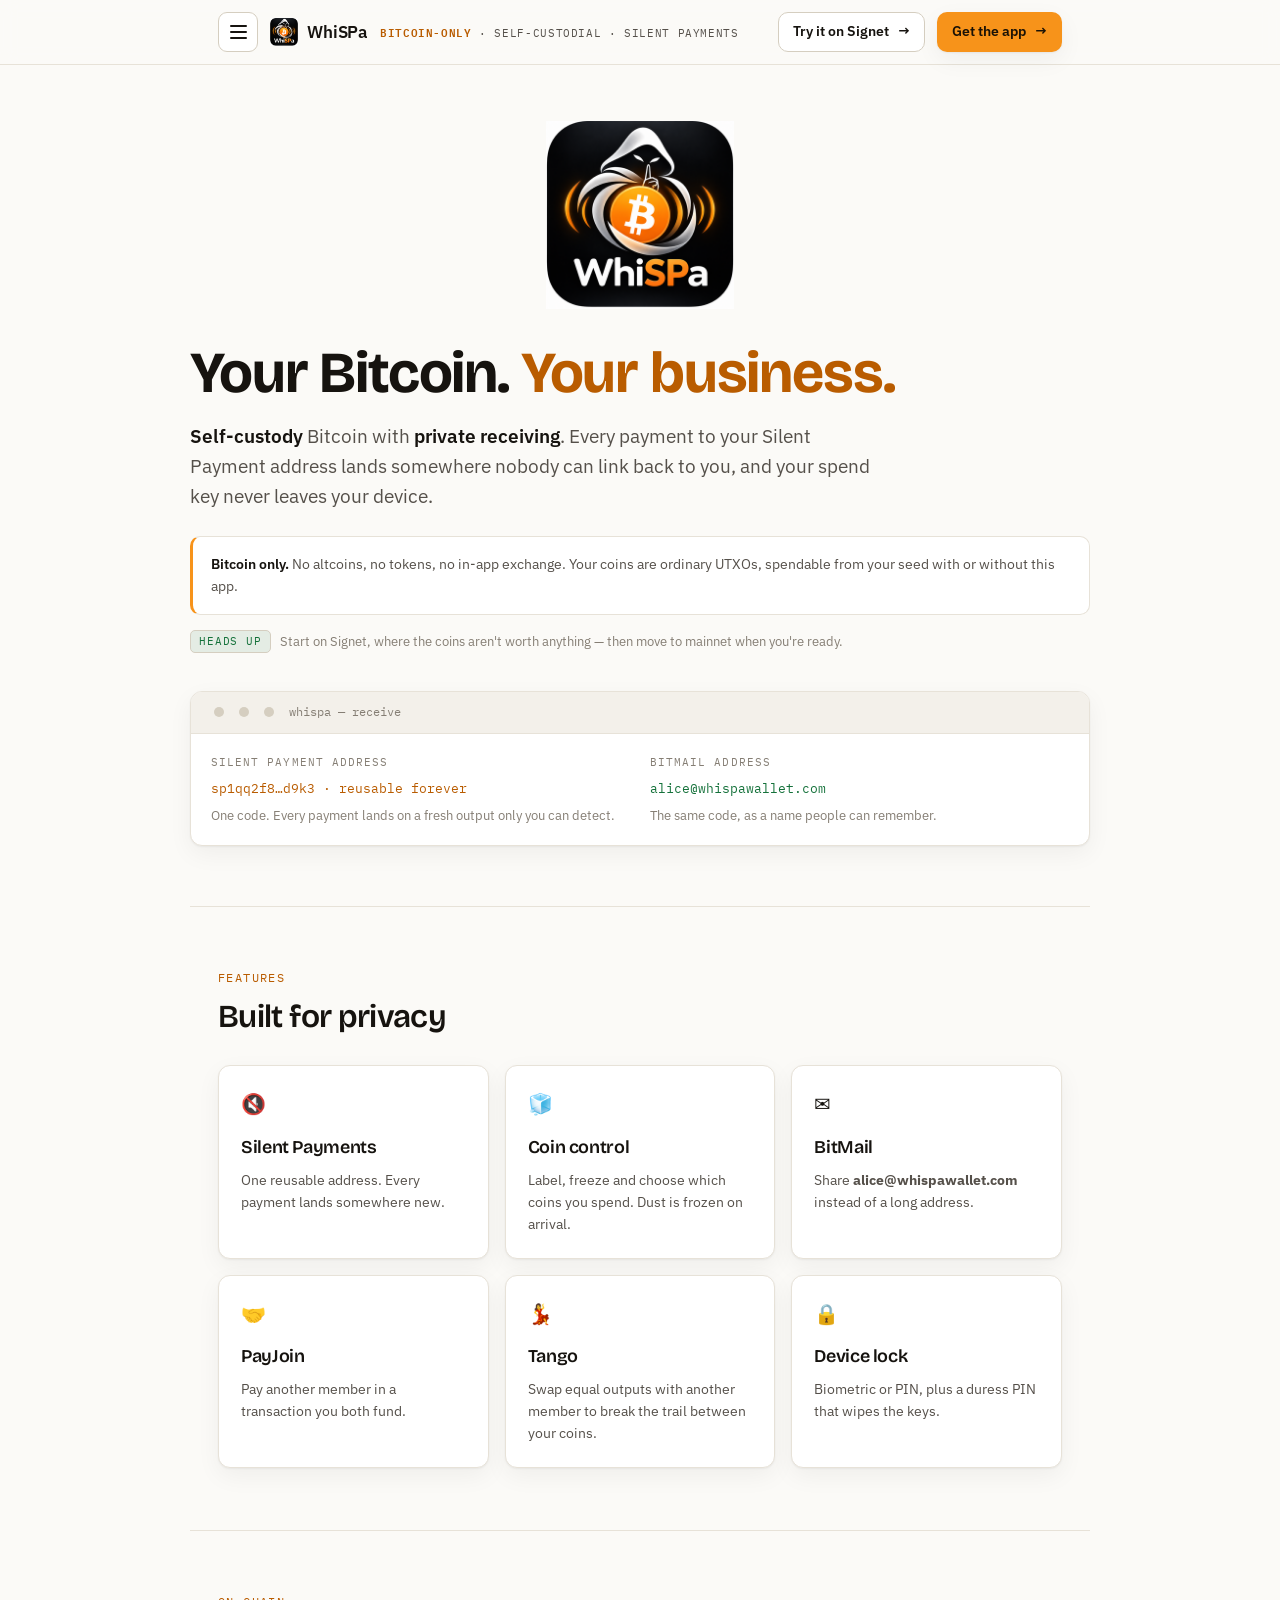
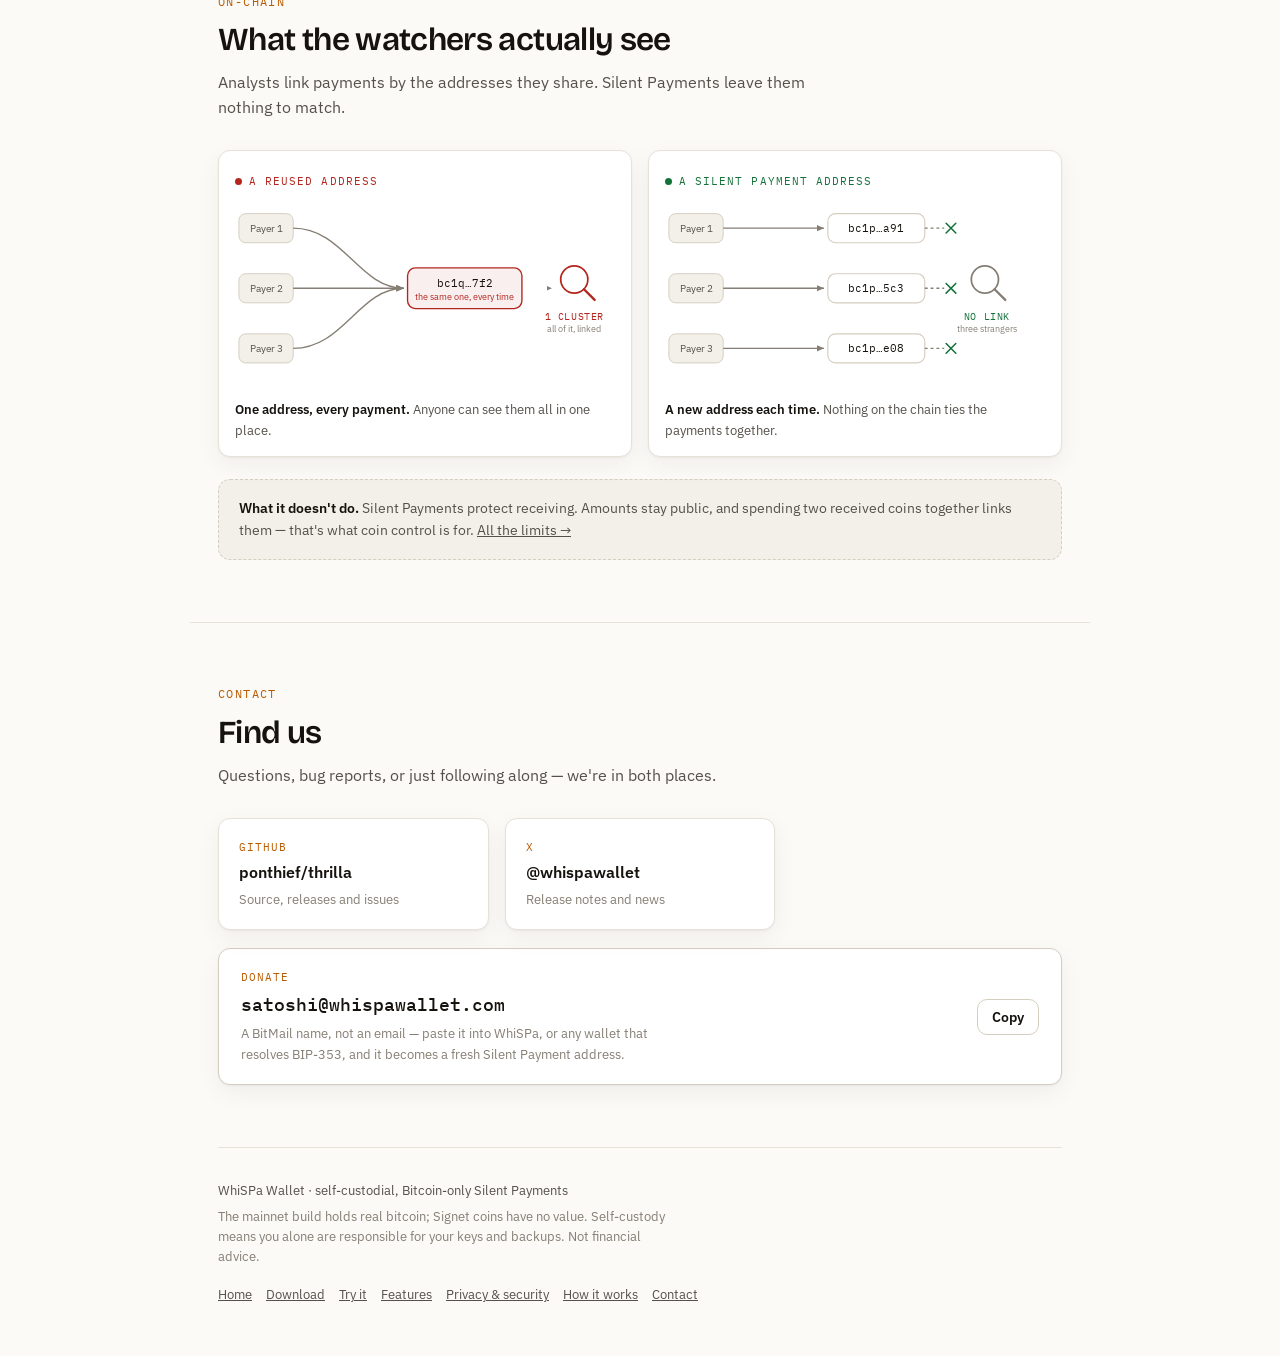
<file: index.html>
<!DOCTYPE html>
<html lang="en">
<head>
<meta charset="UTF-8">
<meta name="viewport" content="width=device-width, initial-scale=1.0">
<title>WhiSPa Wallet — Bitcoin that doesn't announce itself</title>
<meta name="description" content="WhiSPa Wallet is a self-custodial, Bitcoin-only wallet built on Silent Payments: publish one address forever, and every payment still lands somewhere nobody can link to you.">
<link rel="icon" type="image/png" href="whispa-mark.png">
<link rel="apple-touch-icon" href="whispa-icon-180.png">
<meta property="og:title" content="WhiSPa Wallet — Bitcoin that doesn't announce itself">
<meta property="og:description" content="WhiSPa Wallet is a self-custodial, Bitcoin-only wallet built on Silent Payments: publish one address forever, and every payment still lands somewhere nobody can link to you.">
<meta property="og:image" content="whispa-og.png">
<meta property="og:type" content="website">
<link rel="preconnect" href="https://fonts.googleapis.com">
<link rel="preconnect" href="https://fonts.gstatic.com" crossorigin>
<link href="https://fonts.googleapis.com/css2?family=Bricolage+Grotesque:opsz,wdth,wght@12..96,75..100,400..800&family=IBM+Plex+Mono:wght@400;500&family=IBM+Plex+Sans:wght@400;500;600&display=swap" rel="stylesheet">
<!-- ?v= is a cache buster: styles.css is served with max-age=14400 and cached at
     the CDN edge, so BUMP THIS NUMBER whenever styles.css changes or the new
     styles will not reach visitors for up to four hours. -->
<link rel="stylesheet" href="styles.css?v=12">
</head>
<body>

<header class="topbar">
  <div class="bar">
    <details class="menu" id="menu">
      <summary aria-label="Menu" title="Menu"><span class="burger" aria-hidden="true"></span></summary>
      <div class="drawer-backdrop"></div>
      <nav class="drawer" aria-label="Site">
        <div class="drawer-head">
          <span>WhiSPa Wallet</span>
          <button type="button" class="drawer-close" aria-label="Close menu">✕</button>
        </div>
        <a href="index.html" aria-current="page">Home</a>
        <a href="download.html">Download</a>
        <a href="try.html">Try it</a>
        <a href="features.html">Features</a>
        <a href="privacy.html">Privacy &amp; security</a>
        <a href="how-it-works.html">How it works</a>
        <div class="menu-sep"></div>
        <a href="index.html#contact">Contact</a>
      </nav>
    </details>
    <a class="brand" href="index.html"><img src="whispa-mark.png" alt=""> WhiSPa</a>
    <!-- What this is, in the bar. The old "₿ Bitcoin only" badge said what the
         wallet excludes; a visitor who has never heard of Silent Payments needs
         to be told what it IS. Sheds right-to-left as the bar narrows. -->
    <span class="kind"><b>Bitcoin-only</b><span class="kind-mid"> · self-custodial</span><span class="kind-long"> · Silent Payments</span></span>
    <div class="spacer"></div>
    <a class="btn btn-ghost btn-sm btn-try" href="try.html"><span>Try it<span class="btn-try-long"> on Signet</span></span> <span class="arrow">→</span></a>
    <a class="btn btn-primary btn-sm" href="download.html">Get the app <span class="arrow">→</span></a>
  </div>
</header>

<header class="hero wrap">
  <img class="hero-mascot" src="whispa-hero.png"
       alt="WhiSPa Wallet — a hooded figure signalling for quiet, holding a Bitcoin coin">
  <!-- The eyebrow said "Bitcoin only · Self-custodial · Silent Payments". The
       top bar now says exactly that, a couple of centimetres above, so it read
       as a stutter rather than emphasis. The hero goes straight to the
       headline; .eyebrow stays in styles.css, unused here but still available
       to a page that needs a kicker. -->
  <h1>Your Bitcoin. <em>Your business.</em></h1>
  <p class="lead"><strong>Self-custody</strong> Bitcoin with <strong>private receiving</strong>. Every payment to your Silent Payment address lands somewhere nobody can link back to you, and your spend key never leaves your device.</p>

  <div class="btc-note">
    <strong>Bitcoin only.</strong> No altcoins, no tokens, no in-app exchange. Your coins are ordinary UTXOs, spendable from your seed with or without this app.
  </div>

  <div class="note"><span class="badge">Heads up</span> Start on Signet, where the coins aren't worth anything — then move to mainnet when you're ready.</div>

  <div class="demo">
    <div class="demo-bar"><span class="d"></span><span class="d"></span><span class="d"></span><span>whispa — receive</span></div>
    <div class="demo-body">
      <div class="demo-cell">
        <div class="k">Silent Payment address</div>
        <div class="v addr">sp1qq2f8…d9k3 · reusable forever</div>
        <div class="meta">One code. Every payment lands on a fresh output only you can detect.</div>
      </div>
      <div class="demo-cell">
        <div class="k">BitMail address</div>
        <div class="v mail">alice@whispawallet.com</div>
        <div class="meta">The same code, as a name people can remember.</div>
      </div>
    </div>
  </div>
</header>

<section class="wrap" id="features">
  <div class="sec-head">
    <div class="sec-tag">Features</div>
    <div class="sec-title">Built for privacy</div>
  </div>
  <div class="grid">
    <div class="card">
      <span class="icon">🔇</span>
      <h3>Silent Payments</h3>
      <p>One reusable address. Every payment lands somewhere new.</p>
    </div>
    <div class="card">
      <span class="icon">🧊</span>
      <h3>Coin control</h3>
      <p>Label, freeze and choose which coins you spend. Dust is frozen on arrival.</p>
    </div>
    <div class="card">
      <span class="icon">✉️</span>
      <h3>BitMail</h3>
      <p>Share <strong>alice@whispawallet.com</strong> instead of a long address.</p>
    </div>
    <div class="card">
      <span class="icon">🤝</span>
      <h3>PayJoin</h3>
      <p>Pay another member in a transaction you both fund.</p>
    </div>
    <div class="card">
      <span class="icon">💃</span>
      <h3>Tango</h3>
      <p>Swap equal outputs with another member to break the trail between your coins.</p>
    </div>
    <div class="card">
      <span class="icon">🔒</span>
      <h3>Device lock</h3>
      <p>Biometric or PIN, plus a duress PIN that wipes the keys.</p>
    </div>
  </div>
</section>

<section class="wrap" id="onchain">
  <div class="sec-head">
    <div class="sec-tag">On-chain</div>
    <div class="sec-title">What the watchers actually see</div>
    <p class="sec-sub">Analysts link payments by the addresses they share. Silent Payments leave them nothing to match.</p>
  </div>

  <!-- Hand-drawn inline SVG rather than an image file: it scales to any width,
       needs no extra request, and inherits the palette below via var(), so it
       cannot drift out of step with the rest of the site. Marker ids are
       suffixed per figure — two <svg> in one document must not share them. -->
  <div class="chainfig-pair">
    <figure class="chainfig">
      <div class="cf-head cf-head-bad">A reused address</div>
      <svg viewBox="0 0 392 190" role="img"
           aria-label="Three payers all send to the same reused Bitcoin address. The three payments converge on one point, and a magnifying glass labelled 1 cluster reaches it along an unbroken line: chain analysis has the shared address it needs to link everything.">
        <defs>
          <marker id="cf-arrow-bad" viewBox="0 0 10 10" refX="9" refY="5"
                  markerWidth="6" markerHeight="6" orient="auto-start-reverse">
            <path d="M0 1 L9 5 L0 9 z" fill="var(--faint)"/>
          </marker>
        </defs>
        <g class="cf-payer">
          <rect x="4"  y="12"  width="56" height="30" rx="7"/>
          <rect x="4"  y="74"  width="56" height="30" rx="7"/>
          <rect x="4"  y="136" width="56" height="30" rx="7"/>
        </g>
        <g class="cf-label" text-anchor="middle">
          <text x="32" y="31">Payer 1</text>
          <text x="32" y="93">Payer 2</text>
          <text x="32" y="155">Payer 3</text>
        </g>
        <g class="cf-wire" marker-end="url(#cf-arrow-bad)">
          <path d="M60 27 C 112 27, 128 89, 174 89"/>
          <path d="M60 89 L 174 89"/>
          <path d="M60 151 C 112 151, 128 89, 174 89"/>
        </g>
        <rect class="cf-box-bad" x="178" y="68" width="118" height="42" rx="8"/>
        <text class="cf-addr" x="237" y="88" text-anchor="middle">bc1q…7f2</text>
        <text class="cf-sub cf-sub-bad" x="237" y="101" text-anchor="middle">the same one, every time</text>

        <!-- The observer. One unbroken line: the reused address is the handle
             clustering needs, and it reaches. -->
        <path class="cf-see cf-see-bad" d="M296 89 L 327 89" marker-end="url(#cf-arrow-bad)"/>
        <g class="cf-lens cf-lens-bad">
          <circle cx="350" cy="80" r="14"/>
          <path d="M360 90 L 371 101"/>
        </g>
        <text class="cf-verdict cf-verdict-bad" x="350" y="122" text-anchor="middle">1 cluster</text>
        <text class="cf-sub" x="350" y="134" text-anchor="middle">all of it, linked</text>
      </svg>
      <figcaption><strong>One address, every payment.</strong> Anyone can see them all in one place.</figcaption>
    </figure>

    <figure class="chainfig">
      <div class="cf-head cf-head-good">A Silent Payment address</div>
      <svg viewBox="0 0 392 190" role="img"
           aria-label="Three payers each derive a different one-off output from the same published Silent Payment address. Three dashed lines run toward a magnifying glass but each is struck through, and it is labelled no link: chain analysis has no shared address to cluster on.">
        <defs>
          <marker id="cf-arrow-good" viewBox="0 0 10 10" refX="9" refY="5"
                  markerWidth="6" markerHeight="6" orient="auto-start-reverse">
            <path d="M0 1 L9 5 L0 9 z" fill="var(--faint)"/>
          </marker>
        </defs>
        <g class="cf-payer">
          <rect x="4"  y="12"  width="56" height="30" rx="7"/>
          <rect x="4"  y="74"  width="56" height="30" rx="7"/>
          <rect x="4"  y="136" width="56" height="30" rx="7"/>
        </g>
        <g class="cf-label" text-anchor="middle">
          <text x="32" y="31">Payer 1</text>
          <text x="32" y="93">Payer 2</text>
          <text x="32" y="155">Payer 3</text>
        </g>
        <g class="cf-wire" marker-end="url(#cf-arrow-good)">
          <path d="M60 27 L 164 27"/>
          <path d="M60 89 L 164 89"/>
          <path d="M60 151 L 164 151"/>
        </g>
        <g class="cf-box-good">
          <rect x="168" y="12"  width="100" height="30" rx="8"/>
          <rect x="168" y="74"  width="100" height="30" rx="8"/>
          <rect x="168" y="136" width="100" height="30" rx="8"/>
        </g>
        <g class="cf-addr" text-anchor="middle">
          <text x="218" y="31">bc1p…a91</text>
          <text x="218" y="93">bc1p…5c3</text>
          <text x="218" y="155">bc1p…e08</text>
        </g>

        <!-- The same observer, given three outputs with nothing in common. The
             lines toward it are dashed and stop short, each struck through:
             there is no shared address to cluster on, so the trail ends. -->
        <g class="cf-see cf-see-good">
          <path d="M268 27  L 288 27"/>
          <path d="M268 89  L 288 89"/>
          <path d="M268 151 L 288 151"/>
        </g>
        <g class="cf-cut">
          <path d="M290 22 L 300 32 M300 22 L 290 32"/>
          <path d="M290 84 L 300 94 M300 84 L 290 94"/>
          <path d="M290 146 L 300 156 M300 146 L 290 156"/>
        </g>
        <g class="cf-lens cf-lens-good">
          <circle cx="330" cy="80" r="14"/>
          <path d="M340 90 L 351 101"/>
        </g>
        <text class="cf-verdict cf-verdict-good" x="332" y="122" text-anchor="middle">no link</text>
        <text class="cf-sub" x="332" y="134" text-anchor="middle">three strangers</text>
      </svg>
      <figcaption><strong>A new address each time.</strong> Nothing on the chain ties the payments together.</figcaption>
    </figure>
  </div>

  <div class="panel-note" style="margin-top:22px">
    <p><strong>What it doesn't do.</strong> Silent Payments protect receiving. Amounts stay public, and spending two received coins together links them — that's what coin control is for. <a href="privacy.html">All the limits →</a></p>
  </div>
</section>

<section class="wrap" id="contact">
  <div class="sec-head">
    <div class="sec-tag">Contact</div>
    <div class="sec-title">Find us</div>
    <p class="sec-sub">Questions, bug reports, or just following along — we're in both places.</p>
  </div>
  <div class="contacts">
    <a class="contact-card" href="https://github.com/ponthief/thrilla" target="_blank" rel="noopener noreferrer">
      <span class="ct-k">GitHub</span>
      <span class="ct-v">ponthief/thrilla</span>
      <span class="ct-m">Source, releases and issues</span>
    </a>
    <a class="contact-card" href="https://x.com/whispawallet" target="_blank" rel="noopener noreferrer">
      <span class="ct-k">X</span>
      <span class="ct-v">@whispawallet</span>
      <span class="ct-m">Release notes and news</span>
    </a>
  </div>

  <div class="donate">
    <div class="dn-text">
      <span class="ct-k">Donate</span>
      <div class="dn-addr" id="donate-addr">satoshi@whispawallet.com</div>
      <span class="ct-m">A BitMail name, not an email — paste it into WhiSPa, or any wallet that resolves BIP&#8209;353, and it becomes a fresh Silent Payment address.</span>
    </div>
  </div>
</section>

<div class="wrap">
  <footer>
    <div>
      <div style="color:var(--dim)">WhiSPa Wallet · self-custodial, Bitcoin-only Silent Payments</div>
      <div class="disclaim">The mainnet build holds real bitcoin; Signet coins have no value. Self-custody means you alone are responsible for your keys and backups. Not financial advice.</div>
    </div>
    <nav>
      <a href="index.html">Home</a>
      <a href="download.html">Download</a>
      <a href="try.html">Try it</a>
      <a href="features.html">Features</a>
      <a href="privacy.html">Privacy &amp; security</a>
      <a href="how-it-works.html">How it works</a>
      <a href="index.html#contact">Contact</a>
    </nav>
  </footer>
</div>

<script>
  // <details> opens the menu by itself; this only closes it again on an outside
  // click or Escape, which a bare <details> won't do.
  (function () {
    var menu = document.getElementById('menu');
    if (!menu) return;
    function close() { menu.open = false; }
    document.addEventListener('click', function (e) {
      if (menu.open && !menu.contains(e.target)) close();
    });
    var backdrop = menu.querySelector('.drawer-backdrop');
    if (backdrop) backdrop.addEventListener('click', close);
    var closeBtn = menu.querySelector('.drawer-close');
    if (closeBtn) closeBtn.addEventListener('click', close);
    document.addEventListener('keydown', function (e) {
      if (e.key === 'Escape' && menu.open) { menu.open = false; menu.querySelector('summary').focus(); }
    });
    menu.querySelectorAll('a').forEach(function (a) {
      a.addEventListener('click', function () { menu.open = false; });
    });
  })();
  // Copy-to-clipboard for the donation address. Registered from script so that
  // with JavaScript off the button simply is not there, rather than sitting
  // inert next to text the reader can select anyway.
  (function () {
    document.querySelectorAll('.donate').forEach(function (panel) {
      var target = panel.querySelector('.dn-addr');
      if (!target) return;
      var btn = document.createElement('button');
      btn.type = 'button';
      btn.className = 'btn btn-ghost btn-sm dn-copy';
      btn.textContent = 'Copy';
      panel.appendChild(btn);
      btn.addEventListener('click', function () {
        var text = target.textContent.trim();
        var done = function () {
          btn.textContent = 'Copied';
          setTimeout(function () { btn.textContent = 'Copy'; }, 1600);
        };
        if (navigator.clipboard && window.isSecureContext) {
          navigator.clipboard.writeText(text).then(done, select);
        } else {
          select();
        }
        function select() {
          var r = document.createRange();
          r.selectNodeContents(target);
          var sel = window.getSelection();
          sel.removeAllRanges(); sel.addRange(r);
          btn.textContent = 'Press \u2318/Ctrl+C';
          setTimeout(function () { btn.textContent = 'Copy'; }, 2200);
        }
      });
    });
  })();
</script>

</body>
</html>
</file>
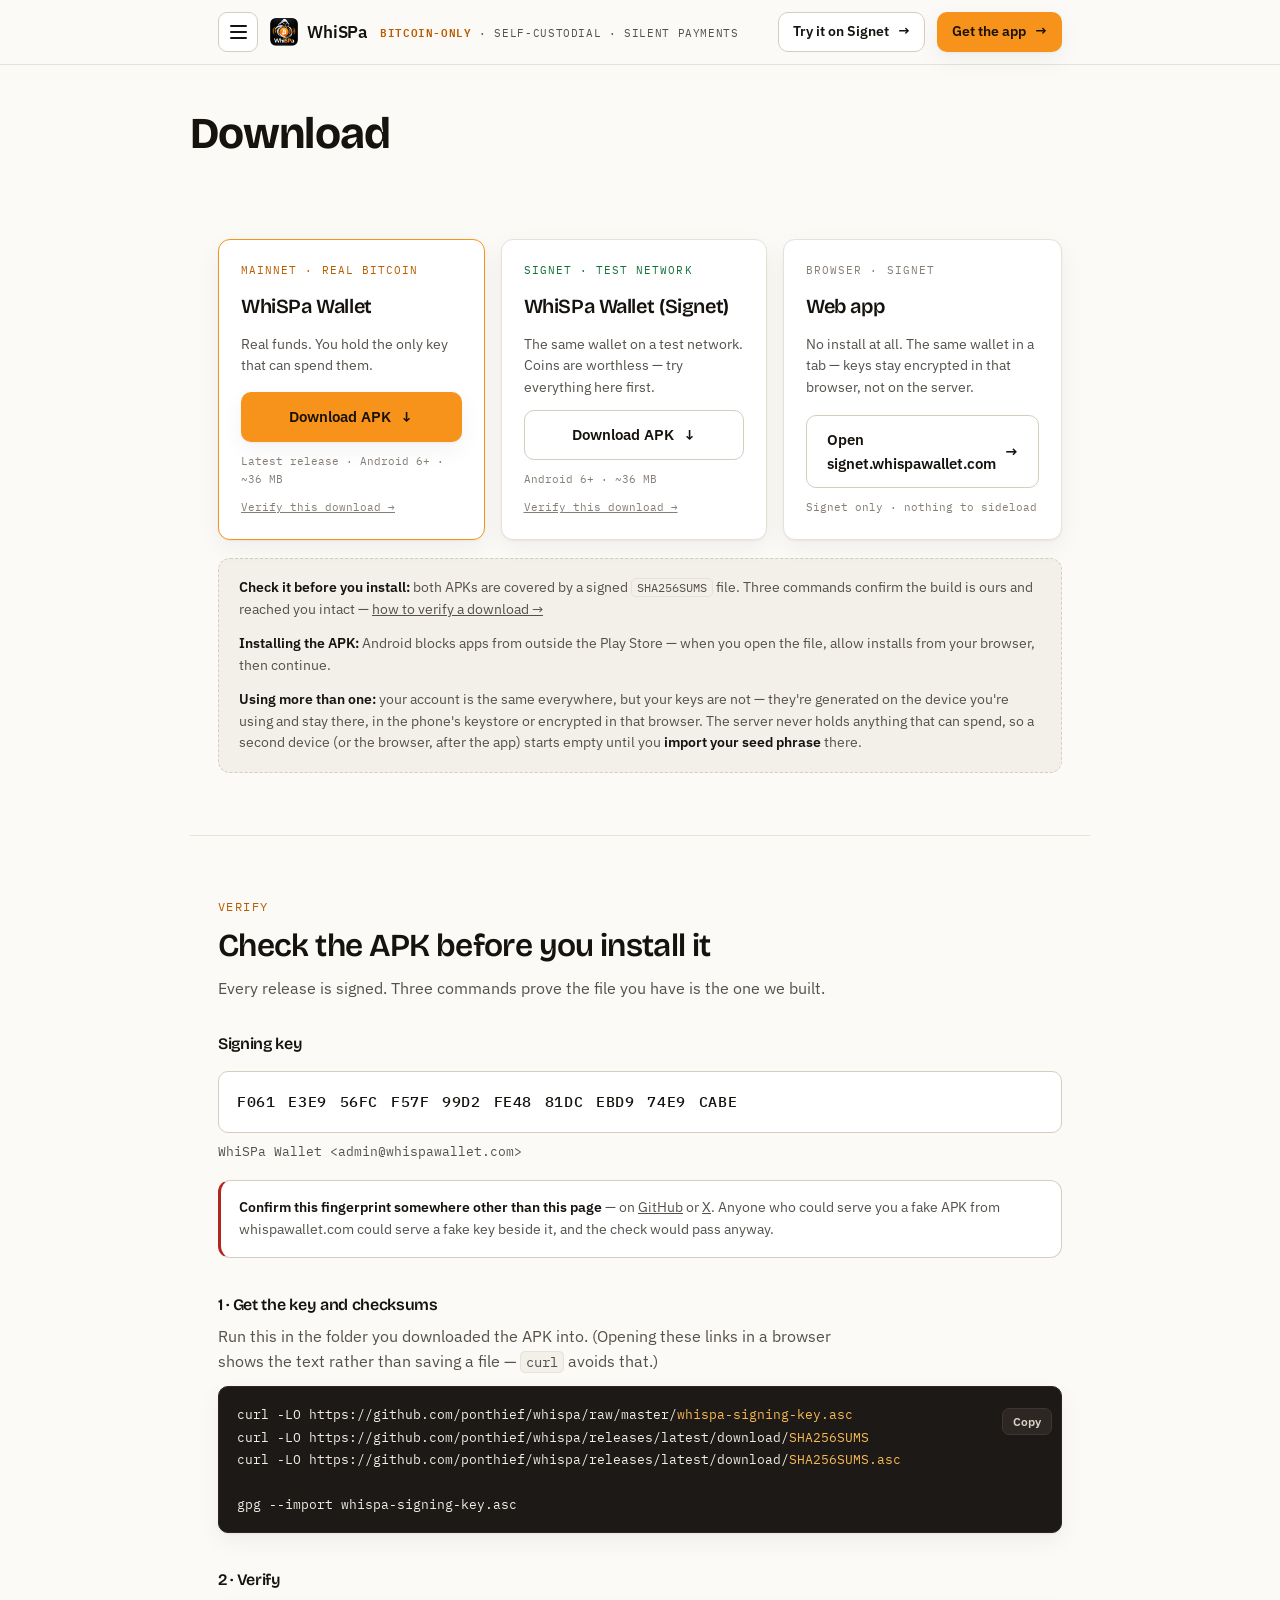
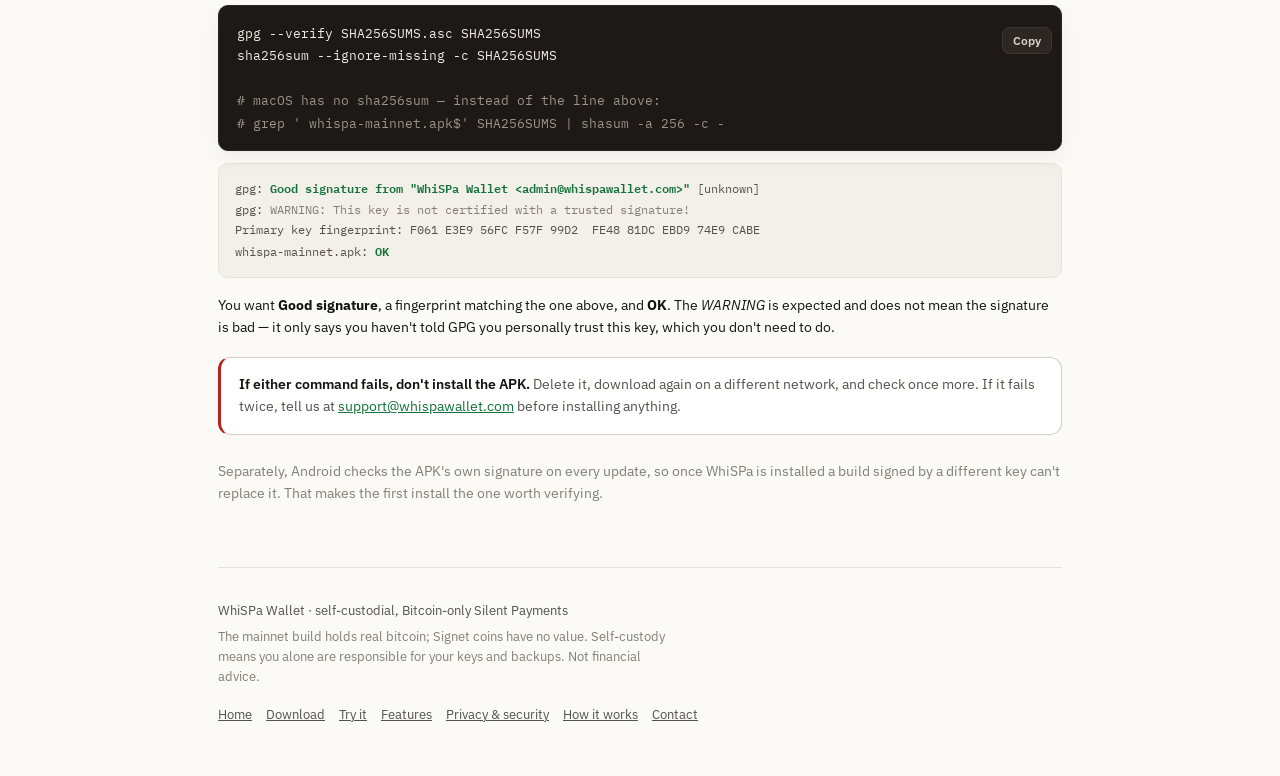
<file: download.html>
<!DOCTYPE html>
<html lang="en">
<head>
<meta charset="UTF-8">
<meta name="viewport" content="width=device-width, initial-scale=1.0">
<title>Download WhiSPa Wallet — Android and web</title>
<meta name="description" content="Download WhiSPa Wallet: mainnet and Signet Android builds, or the Signet web app. Verify the download, then make your first Silent Payment.">
<link rel="icon" type="image/png" href="whispa-mark.png">
<link rel="apple-touch-icon" href="whispa-icon-180.png">
<meta property="og:title" content="Download WhiSPa Wallet — Android and web">
<meta property="og:description" content="Download WhiSPa Wallet: mainnet and Signet Android builds, or the Signet web app. Verify the download, then make your first Silent Payment.">
<meta property="og:image" content="whispa-og.png">
<meta property="og:type" content="website">
<link rel="preconnect" href="https://fonts.googleapis.com">
<link rel="preconnect" href="https://fonts.gstatic.com" crossorigin>
<link href="https://fonts.googleapis.com/css2?family=Bricolage+Grotesque:opsz,wdth,wght@12..96,75..100,400..800&family=IBM+Plex+Mono:wght@400;500&family=IBM+Plex+Sans:wght@400;500;600&display=swap" rel="stylesheet">
<!-- ?v= is a cache buster: styles.css is served with max-age=14400 and cached at
     the CDN edge, so BUMP THIS NUMBER whenever styles.css changes or the new
     styles will not reach visitors for up to four hours. -->
<link rel="stylesheet" href="styles.css?v=12">
</head>
<body>

<header class="topbar">
  <div class="bar">
    <details class="menu" id="menu">
      <summary aria-label="Menu" title="Menu"><span class="burger" aria-hidden="true"></span></summary>
      <div class="drawer-backdrop"></div>
      <nav class="drawer" aria-label="Site">
        <div class="drawer-head">
          <span>WhiSPa Wallet</span>
          <button type="button" class="drawer-close" aria-label="Close menu">✕</button>
        </div>
        <a href="index.html">Home</a>
        <a href="download.html" aria-current="page">Download</a>
        <a href="try.html">Try it</a>
        <a href="features.html">Features</a>
        <a href="privacy.html">Privacy &amp; security</a>
        <a href="how-it-works.html">How it works</a>
        <div class="menu-sep"></div>
        <a href="index.html#contact">Contact</a>
      </nav>
    </details>
    <a class="brand" href="index.html"><img src="whispa-mark.png" alt=""> WhiSPa</a>
    <!-- What this is, in the bar. The old "₿ Bitcoin only" badge said what the
         wallet excludes; a visitor who has never heard of Silent Payments needs
         to be told what it IS. Sheds right-to-left as the bar narrows. -->
    <span class="kind"><b>Bitcoin-only</b><span class="kind-mid"> · self-custodial</span><span class="kind-long"> · Silent Payments</span></span>
    <div class="spacer"></div>
    <a class="btn btn-ghost btn-sm btn-try" href="try.html"><span>Try it<span class="btn-try-long"> on Signet</span></span> <span class="arrow">→</span></a>
    <a class="btn btn-primary btn-sm" href="download.html">Get the app <span class="arrow">→</span></a>
  </div>
</header>

<div class="wrap page-head">
  <h1>Download</h1>
</div>

<section class="wrap" id="builds">
  <div class="dl-grid">
    <div class="dl-card main">
      <div class="dl-net">Mainnet · real bitcoin</div>
      <h3>WhiSPa Wallet</h3>
      <p>Real funds. You hold the only key that can spend them.</p>
      <!-- /releases/latest/download/<name> resolves to the newest release that
           is NOT a prerelease. The CI builds are published as prereleases, so
           they are invisible here and only a signed, versioned release ever
           reaches a user — see scripts/cut-release.sh in the whispa repo.
           These links therefore never need editing again. -->
      <a class="btn btn-primary" href="https://github.com/ponthief/whispa/releases/latest/download/whispa-mainnet.apk">Download APK <span class="arrow">↓</span></a>
      <div class="dl-meta">Latest release · Android 6+ · ~36 MB</div>
      <div class="dl-meta"><a href="#verify">Verify this download →</a></div>
    </div>
    <div class="dl-card test">
      <div class="dl-net">Signet · test network</div>
      <h3>WhiSPa Wallet (Signet)</h3>
      <p>The same wallet on a test network. Coins are worthless — try everything here first.</p>
      <a class="btn btn-ghost" href="https://github.com/ponthief/whispa/releases/latest/download/whispa-signet.apk">Download APK <span class="arrow">↓</span></a>
      <div class="dl-meta">Android 6+ · ~36 MB</div>
      <div class="dl-meta"><a href="#verify">Verify this download →</a></div>
    </div>
    <div class="dl-card web">
      <div class="dl-net">Browser · Signet</div>
      <h3>Web app</h3>
      <p>No install at all. The same wallet in a tab — keys stay encrypted in that browser, not on the server.</p>
      <a class="btn btn-ghost" href="https://signet.whispawallet.com"><span class="dl-host">Open signet.whispawallet.com</span><span class="dl-host-short">Open the web app</span> <span class="arrow">→</span></a>
      <div class="dl-meta">Signet only · nothing to sideload</div>
    </div>
  </div>

  <div class="panel-note">
    <p><strong>Check it before you install:</strong> both APKs are covered by a signed <code>SHA256SUMS</code> file. Three commands confirm the build is ours and reached you intact — <a href="#verify">how to verify a download →</a></p>
    <p><strong>Installing the APK:</strong> Android blocks apps from outside the Play Store — when you open the file, allow installs from your browser, then continue.</p>
    <p><strong>Using more than one:</strong> your account is the same everywhere, but your keys are not — they're generated on the device you're using and stay there, in the phone's keystore or encrypted in that browser. The server never holds anything that can spend, so a second device (or the browser, after the app) starts empty until you <strong>import your seed phrase</strong> there.</p>
  </div>
</section>

<section class="wrap" id="verify">
  <div class="sec-head">
    <div class="sec-tag">Verify</div>
    <div class="sec-title">Check the APK before you install it</div>
    <p class="sec-sub">Every release is signed. Three commands prove the file you have is the one we built.</p>
  </div>

  <h3 style="font-size:16px;font-weight:600">Signing key</h3>
  <!-- The fingerprint appears exactly once on this site. When the key is
       rotated, this line is the only one to change. -->
  <div class="fp" id="fp">F061 E3E9 56FC F57F 99D2  FE48 81DC EBD9 74E9 CABE</div>
  <p style="font-size:13px;margin-top:8px;font-family:var(--mono);color:var(--dim)">WhiSPa Wallet &lt;<span class="mailtxt" data-user="admin" data-domain="whispawallet.com"></span>&gt;</p>
  <!-- The line above and the sample gpg output below must match what gpg
       ACTUALLY prints, character for character. A verify page showing anything
       else teaches people to accept a mismatch, which is the one habit this
       page exists to prevent. If the uid changes again, both change with it. -->

  <div class="warnbox">
    <p><strong>Confirm this fingerprint somewhere other than this page</strong> — on
      <a href="https://github.com/ponthief/whispa" target="_blank" rel="noopener noreferrer">GitHub</a> or
      <a href="https://x.com/whispawallet" target="_blank" rel="noopener noreferrer">X</a>.
      Anyone who could serve you a fake APK from whispawallet.com could serve a fake key beside it, and the check would pass anyway.</p>
  </div>

  <h3 style="font-size:16px;font-weight:600;margin-top:34px">1 · Get the key and checksums</h3>
  <p class="sec-sub" style="margin-top:6px">Run this in the folder you downloaded the APK into. (Opening these links in a browser shows the text rather than saving a file — <code>curl</code> avoids that.)</p>
  <!-- The checksums come from the same release as the APK — /releases/latest
       resolves both — so they always describe the file the buttons above just
       handed you. The signing key stays in the repository at a fixed path,
       because it outlives every release and rotating it is a separate event. -->
  <div class="cmd">curl -LO https://github.com/ponthief/whispa/raw/master/<span class="f">whispa-signing-key.asc</span>
curl -LO https://github.com/ponthief/whispa/releases/latest/download/<span class="f">SHA256SUMS</span>
curl -LO https://github.com/ponthief/whispa/releases/latest/download/<span class="f">SHA256SUMS.asc</span>

gpg --import whispa-signing-key.asc</div>

  <h3 style="font-size:16px;font-weight:600;margin-top:34px">2 · Verify</h3>
  <!-- The macOS variant is commented rather than set apart in prose: it kept
       wrapping mid-command, and as a comment the whole block stays safe to
       copy wholesale — a shell ignores both lines. -->
  <div class="cmd">gpg --verify SHA256SUMS.asc SHA256SUMS
sha256sum --ignore-missing -c SHA256SUMS

<span class="c"># macOS has no sha256sum — instead of the line above:</span>
<span class="c"># grep ' whispa-mainnet.apk$' SHA256SUMS | shasum -a 256 -c -</span></div>

  <div class="out">gpg: <b>Good signature from "WhiSPa Wallet &lt;<span class="mailtxt" data-user="admin" data-domain="whispawallet.com"></span>&gt;"</b> [unknown]
gpg: <i>WARNING: This key is not certified with a trusted signature!</i>
Primary key fingerprint: F061 E3E9 56FC F57F 99D2  FE48 81DC EBD9 74E9 CABE
whispa-mainnet.apk: <b>OK</b></div>

  <p style="margin-top:16px;font-size:14px">You want <strong>Good signature</strong>, a fingerprint matching the one above, and <strong>OK</strong>. The <em>WARNING</em> is expected and does not mean the signature is bad — it only says you haven't told GPG you personally trust this key, which you don't need to do.</p>

  <div class="warnbox">
    <p><strong>If either command fails, don't install the APK.</strong> Delete it, download again on a different network, and check once more. If it fails twice, tell us at <span class="mailref" data-user="support" data-domain="whispawallet.com"></span> before installing anything.</p>
  </div>

  <p class="also" style="margin-top:26px">Separately, Android checks the APK's own signature on every update, so once WhiSPa is installed a build signed by a different key can't replace it. That makes the first install the one worth verifying.</p>

</section>


<div class="wrap">
  <footer>
    <div>
      <div style="color:var(--dim)">WhiSPa Wallet · self-custodial, Bitcoin-only Silent Payments</div>
      <div class="disclaim">The mainnet build holds real bitcoin; Signet coins have no value. Self-custody means you alone are responsible for your keys and backups. Not financial advice.</div>
    </div>
    <nav>
      <a href="index.html">Home</a>
      <a href="download.html">Download</a>
      <a href="try.html">Try it</a>
      <a href="features.html">Features</a>
      <a href="privacy.html">Privacy &amp; security</a>
      <a href="how-it-works.html">How it works</a>
      <a href="index.html#contact">Contact</a>
    </nav>
  </footer>
</div>

<script>
  // <details> opens the menu by itself; this only closes it again on an outside
  // click or Escape, which a bare <details> won't do.
  (function () {
    var menu = document.getElementById('menu');
    if (!menu) return;
    function close() { menu.open = false; }
    document.addEventListener('click', function (e) {
      if (menu.open && !menu.contains(e.target)) close();
    });
    var backdrop = menu.querySelector('.drawer-backdrop');
    if (backdrop) backdrop.addEventListener('click', close);
    var closeBtn = menu.querySelector('.drawer-close');
    if (closeBtn) closeBtn.addEventListener('click', close);
    document.addEventListener('keydown', function (e) {
      if (e.key === 'Escape' && menu.open) { menu.open = false; menu.querySelector('summary').focus(); }
    });
    menu.querySelectorAll('a').forEach(function (a) {
      a.addEventListener('click', function () { menu.open = false; });
    });
  })();

  // Crawler-resistant email: assembled in JS from split data-* attributes so the
  // address never appears verbatim in the HTML source for scrapers to scrape.
  //
  // Two flavours, because one of them must not be a link. `.mailref` is a real
  // contact address and becomes a mailto. `.mailtxt` is an address quoted
  // inside sample terminal output — turning that into a clickable link would
  // misrepresent what gpg prints, so it renders as plain text and only the '@'
  // is withheld from the source.
  (function () {
    function join(el) {
      var u = el.getAttribute('data-user'), d = el.getAttribute('data-domain');
      return (u && d) ? u + String.fromCharCode(64) + d : '';   // 64 = '@'
    }
    function buildEmails() {
      document.querySelectorAll('.mailref').forEach(function (el) {
        var addr = join(el);
        if (!addr) return;
        var a = document.createElement('a');
        a.href = 'mailto:' + addr; a.textContent = addr;
        el.textContent = ''; el.appendChild(a);
      });
      document.querySelectorAll('.mailtxt').forEach(function (el) {
        var addr = join(el);
        if (addr) el.textContent = addr;
      });
    }
    if (document.readyState === 'loading') document.addEventListener('DOMContentLoaded', buildEmails);
    else buildEmails();
  })();
  // Copy button on each command block. Added from script rather than markup so
  // that with JavaScript off the blocks are still plain, selectable text with
  // no dead button sitting on them.
  (function () {
    document.querySelectorAll('.cmd').forEach(function (block) {
      var btn = document.createElement('button');
      btn.type = 'button';
      btn.className = 'copy';
      btn.textContent = 'Copy';
      btn.addEventListener('click', function () {
        // innerText, not textContent: it respects the rendered line breaks, so
        // a multi-line block pastes as multiple commands rather than one long
        // unusable line. The button is outside the block, so nothing to strip.
        var text = block.innerText.trim();
        var done = function () {
          btn.textContent = 'Copied';
          btn.setAttribute('data-done', '');
          setTimeout(function () {
            btn.textContent = 'Copy';
            btn.removeAttribute('data-done');
          }, 1600);
        };
        // navigator.clipboard needs a secure context; fall back to selecting
        // the text so the button still does something useful over plain http.
        if (navigator.clipboard && window.isSecureContext) {
          navigator.clipboard.writeText(text).then(done, function () { select(); });
        } else {
          select();
        }
        function select() {
          var r = document.createRange();
          r.selectNodeContents(block);
          var sel = window.getSelection();
          sel.removeAllRanges();
          sel.addRange(r);
          btn.textContent = 'Press ⌘/Ctrl+C';
          setTimeout(function () { btn.textContent = 'Copy'; }, 2200);
        }
      });
      // Wrap the block so the button can be positioned against the wrapper
      // rather than against the scrolling content.
      var wrap = document.createElement('div');
      wrap.className = 'cmd-wrap';
      block.parentNode.insertBefore(wrap, block);
      wrap.appendChild(block);
      wrap.appendChild(btn);
    });
  })();
</script>

</body>
</html>
</file>
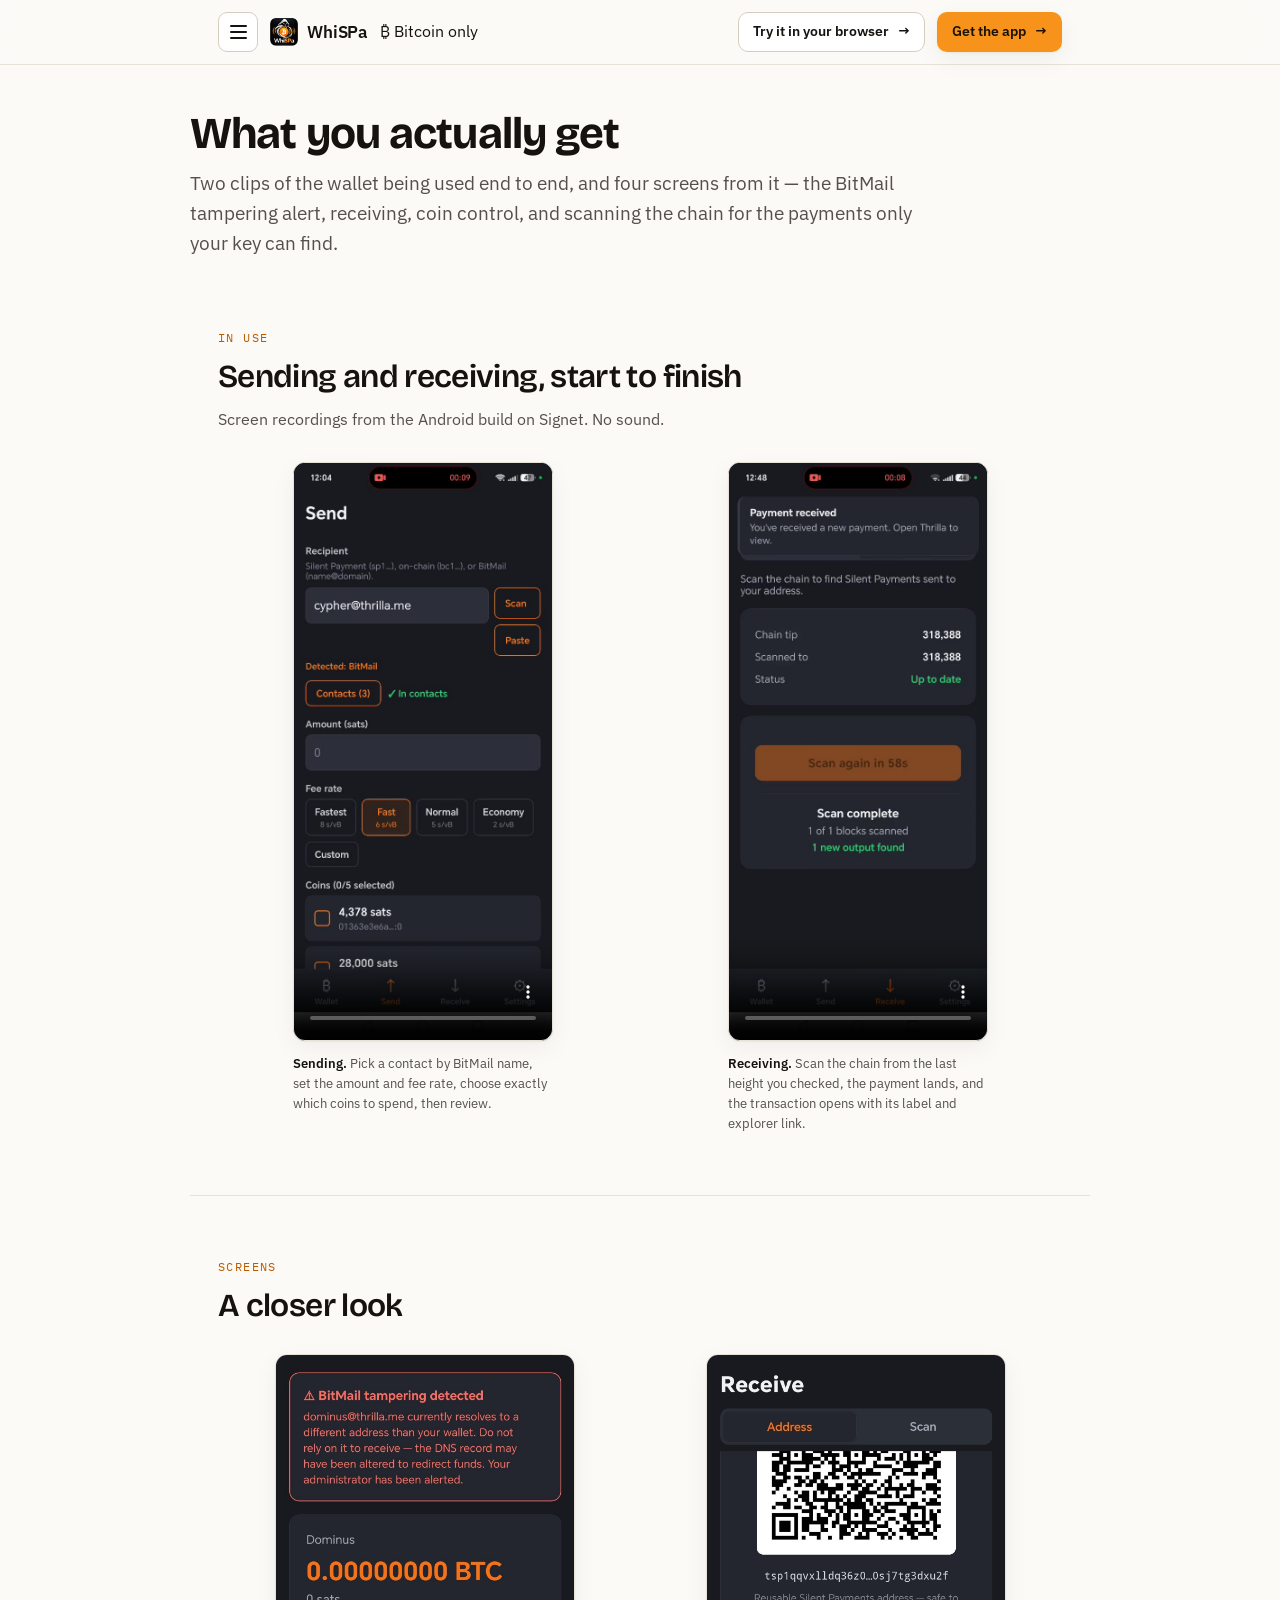
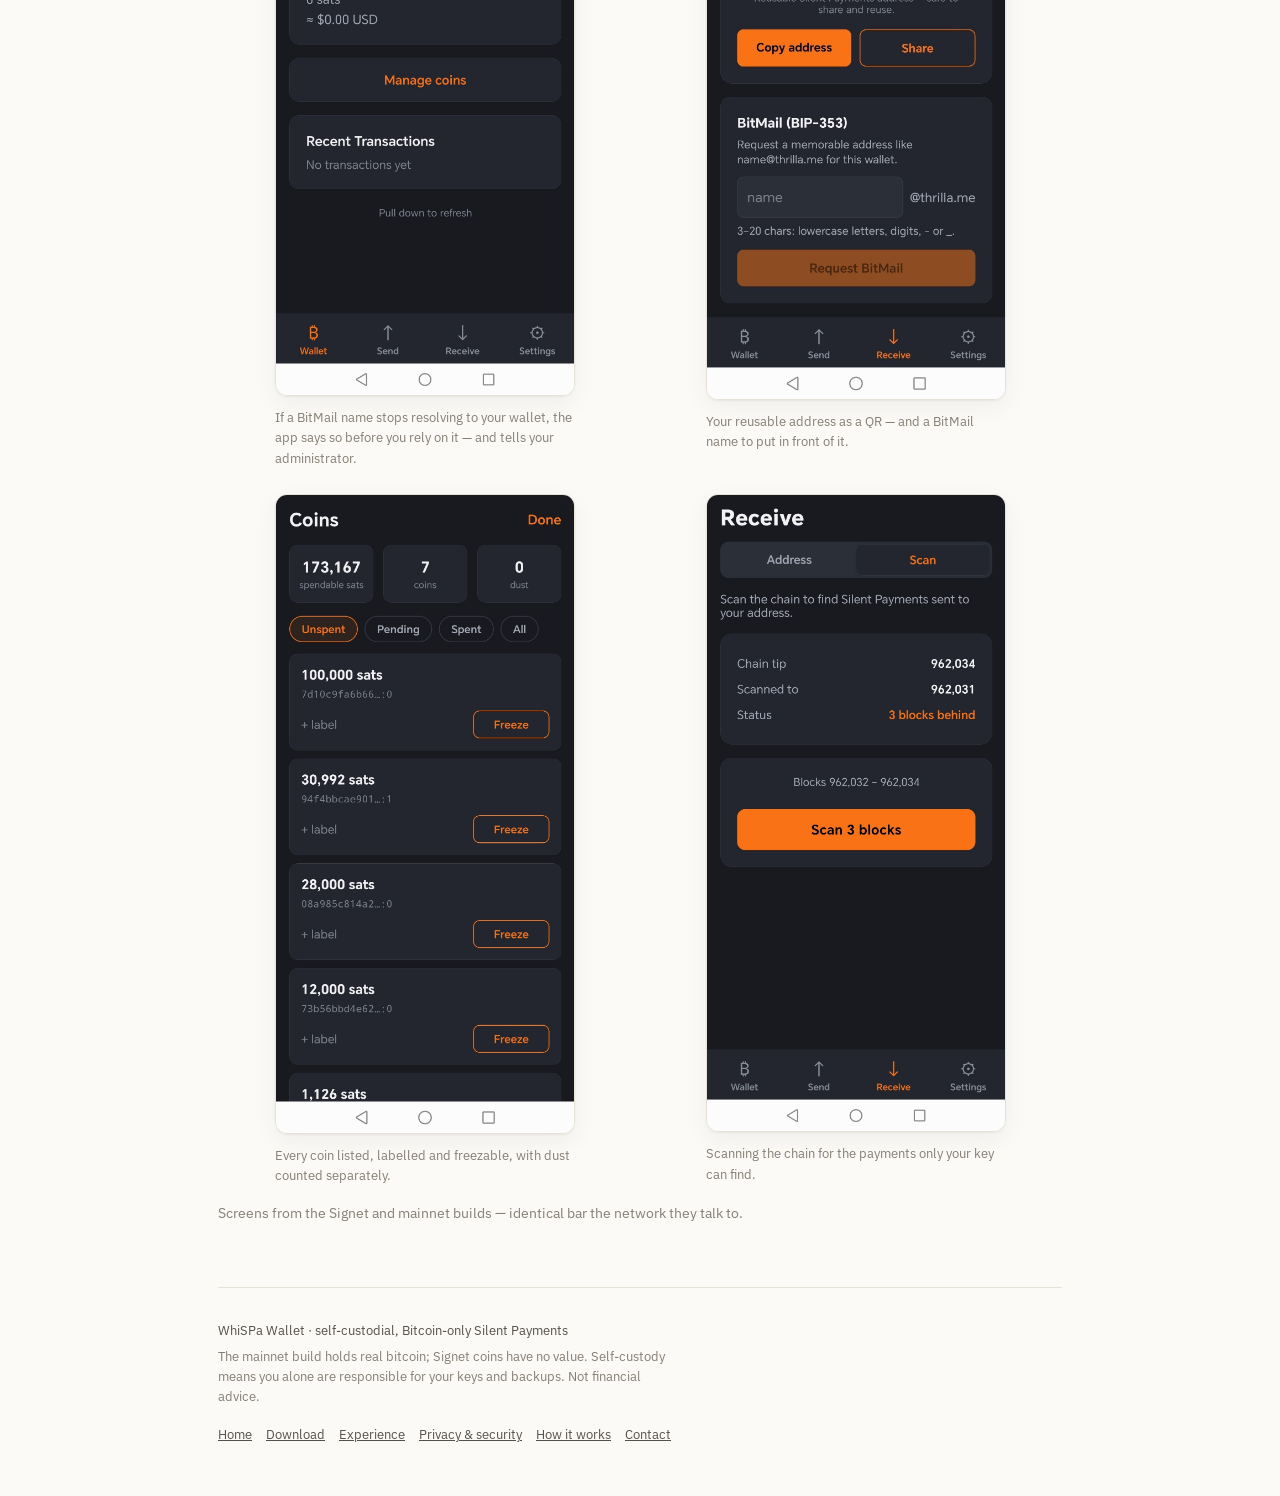
<file: experience.html>
<!DOCTYPE html>
<html lang="en">
<head>
<meta charset="UTF-8">
<meta name="viewport" content="width=device-width, initial-scale=1.0">
<title>Experience WhiSPa Wallet — what the wallet looks like</title>
<meta name="description" content="A look at WhiSPa Wallet in use: the reusable receive address and BitMail name, coin control, and scanning the chain.">
<link rel="icon" type="image/png" href="whispa-mark.png">
<link rel="apple-touch-icon" href="whispa-icon-180.png">
<meta property="og:title" content="Experience WhiSPa Wallet — what the wallet looks like">
<meta property="og:description" content="A look at WhiSPa Wallet in use: the reusable receive address and BitMail name, coin control, and scanning the chain.">
<meta property="og:image" content="whispa-og.png">
<meta property="og:type" content="website">
<link rel="preconnect" href="https://fonts.googleapis.com">
<link rel="preconnect" href="https://fonts.gstatic.com" crossorigin>
<link href="https://fonts.googleapis.com/css2?family=Bricolage+Grotesque:opsz,wdth,wght@12..96,75..100,400..800&family=IBM+Plex+Mono:wght@400;500&family=IBM+Plex+Sans:wght@400;500;600&display=swap" rel="stylesheet">
<!-- ?v= is a cache buster: styles.css is served with max-age=14400 and cached at
     the CDN edge, so BUMP THIS NUMBER whenever styles.css changes or the new
     styles will not reach visitors for up to four hours. -->
<link rel="stylesheet" href="styles.css?v=7">
</head>
<body>

<header class="topbar">
  <div class="bar">
    <details class="menu" id="menu">
      <summary aria-label="Menu" title="Menu"><span class="burger" aria-hidden="true"></span></summary>
      <div class="drawer-backdrop"></div>
      <nav class="drawer" aria-label="Site">
        <div class="drawer-head">
          <span>WhiSPa Wallet</span>
          <button type="button" class="drawer-close" aria-label="Close menu">✕</button>
        </div>
        <a href="index.html">Home</a>
        <a href="download.html">Download</a>
        <a href="https://signet.whispawallet.com">Try it <span class="ext">↗</span></a>
        <a href="experience.html" aria-current="page">Experience</a>
        <a href="privacy.html">Privacy &amp; security</a>
        <a href="how-it-works.html">How it works</a>
        <div class="menu-sep"></div>
        <a href="index.html#contact">Contact</a>
      </nav>
    </details>
    <a class="brand" href="index.html"><img src="whispa-mark.png" alt=""> WhiSPa</a>
    <span class="only-btc">₿ Bitcoin only</span>
    <div class="spacer"></div>
    <a class="btn btn-ghost btn-sm btn-try" href="https://signet.whispawallet.com"><span>Try it<span class="btn-try-long"> in your browser</span></span> <span class="arrow">→</span></a>
    <a class="btn btn-primary btn-sm" href="download.html">Get the app <span class="arrow">→</span></a>
  </div>
</header>

<div class="wrap page-head">
  <h1>What you actually get</h1>
  <p class="lead">Two clips of the wallet being used end to end, and four screens from it — the BitMail tampering alert, receiving, coin control, and scanning the chain for the payments only your key can find.</p>
</div>

<section class="wrap" id="clips">
  <div class="sec-head">
    <div class="sec-tag">In use</div>
    <div class="sec-title">Sending and receiving, start to finish</div>
    <p class="sec-sub">Screen recordings from the Android build on Signet. No sound.</p>
  </div>
  <div class="clips">
    <figure class="clip">
      <video controls playsinline preload="none" muted
             poster="screenshots/send-poster.jpg"
             width="572" height="1280"
             aria-label="Screen recording: sending a payment from WhiSPa Wallet">
        <source src="screenshots/send.mp4" type="video/mp4">
        Your browser can't play this clip.
        <a href="screenshots/send.mp4">Download it instead</a>.
      </video>
      <figcaption><strong>Sending.</strong> Pick a contact by BitMail name, set the amount and fee rate, choose exactly which coins to spend, then review.</figcaption>
    </figure>
    <figure class="clip">
      <video controls playsinline preload="none" muted
             poster="screenshots/receive-poster.jpg"
             width="572" height="1280"
             aria-label="Screen recording: receiving a payment in WhiSPa Wallet">
        <source src="screenshots/receive.mp4" type="video/mp4">
        Your browser can't play this clip.
        <a href="screenshots/receive.mp4">Download it instead</a>.
      </video>
      <figcaption><strong>Receiving.</strong> Scan the chain from the last height you checked, the payment lands, and the transaction opens with its label and explorer link.</figcaption>
    </figure>
  </div>
</section>

<section class="wrap" id="screens">
  <div class="sec-head">
    <div class="sec-tag">Screens</div>
    <div class="sec-title">A closer look</div>
  </div>
  <div class="shots">
    <figure class="shot">
      <img loading="lazy" src="screenshots/bitmail-tampering.jpg" alt="A red warning panel reading BitMail tampering detected: the name currently resolves to a different address than your wallet">
      <figcaption>If a BitMail name stops resolving to your wallet, the app says so before you rely on it — and tells your administrator.</figcaption>
    </figure>
    <figure class="shot">
      <img loading="lazy" src="screenshots/receive-bitmail.jpg" alt="The Receive screen: a QR code for a reusable Silent Payments address, with a form to claim a BitMail name">
      <figcaption>Your reusable address as a QR — and a BitMail name to put in front of it.</figcaption>
    </figure>
    <figure class="shot">
      <img loading="lazy" src="screenshots/coin-control.jpg" alt="The Coins screen listing unspent coins with amounts, a label action and a freeze button on each">
      <figcaption>Every coin listed, labelled and freezable, with dust counted separately.</figcaption>
    </figure>
    <figure class="shot">
      <img loading="lazy" src="screenshots/scan.jpg" alt="The Scan screen showing the chain tip, the height scanned to, and a button to scan the remaining blocks">
      <figcaption>Scanning the chain for the payments only your key can find.</figcaption>
    </figure>
  </div>
  <p class="also">Screens from the Signet and mainnet builds — identical bar the network they talk to.</p>
</section>

<div class="wrap">
  <footer>
    <div>
      <div style="color:var(--dim)">WhiSPa Wallet · self-custodial, Bitcoin-only Silent Payments</div>
      <div class="disclaim">The mainnet build holds real bitcoin; Signet coins have no value. Self-custody means you alone are responsible for your keys and backups. Not financial advice.</div>
    </div>
    <nav>
      <a href="index.html">Home</a>
      <a href="download.html">Download</a>
      <a href="experience.html">Experience</a>
      <a href="privacy.html">Privacy &amp; security</a>
      <a href="how-it-works.html">How it works</a>
      <a href="index.html#contact">Contact</a>
    </nav>
  </footer>
</div>

<script>
  // <details> opens the menu by itself; this only closes it again on an outside
  // click or Escape, which a bare <details> won't do.
  (function () {
    var menu = document.getElementById('menu');
    if (!menu) return;
    function close() { menu.open = false; }
    document.addEventListener('click', function (e) {
      if (menu.open && !menu.contains(e.target)) close();
    });
    var backdrop = menu.querySelector('.drawer-backdrop');
    if (backdrop) backdrop.addEventListener('click', close);
    var closeBtn = menu.querySelector('.drawer-close');
    if (closeBtn) closeBtn.addEventListener('click', close);
    document.addEventListener('keydown', function (e) {
      if (e.key === 'Escape' && menu.open) { menu.open = false; menu.querySelector('summary').focus(); }
    });
    menu.querySelectorAll('a').forEach(function (a) {
      a.addEventListener('click', function () { menu.open = false; });
    });
  })();
</script>

</body>
</html>
</file>
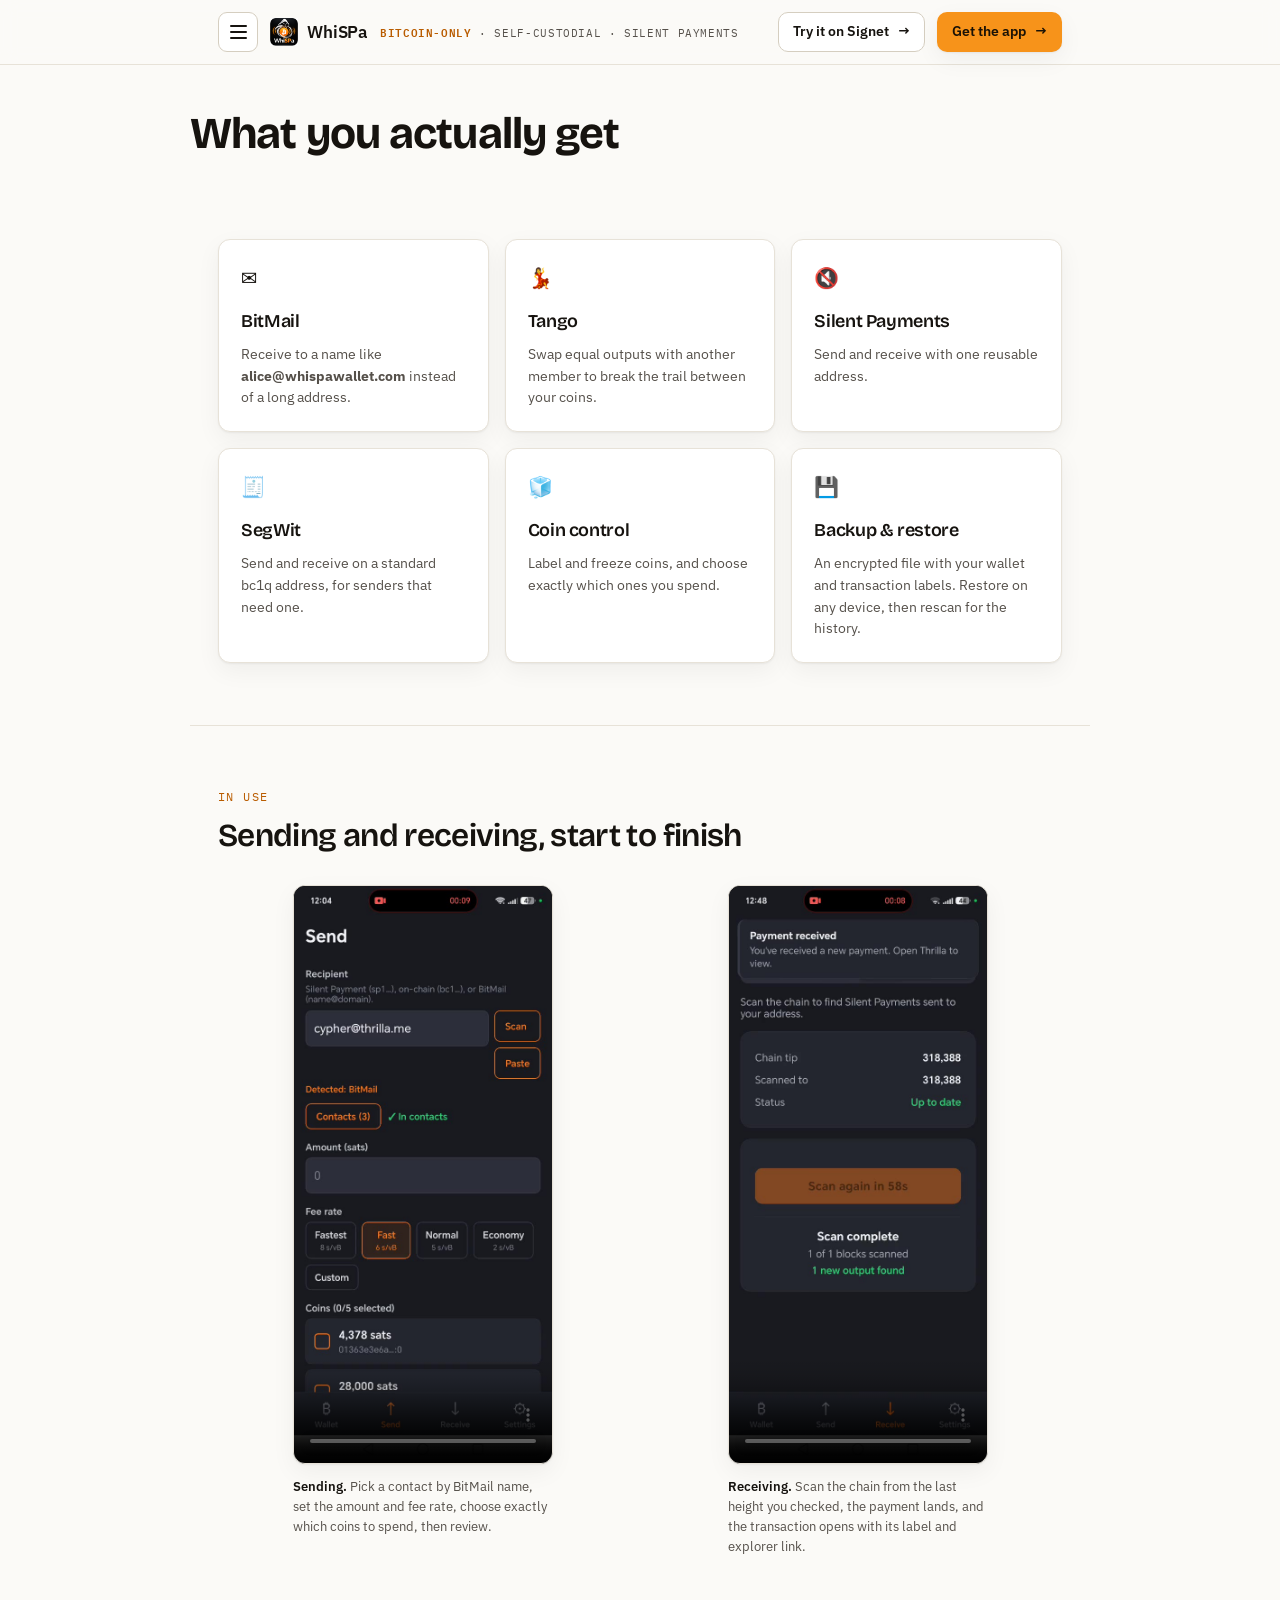
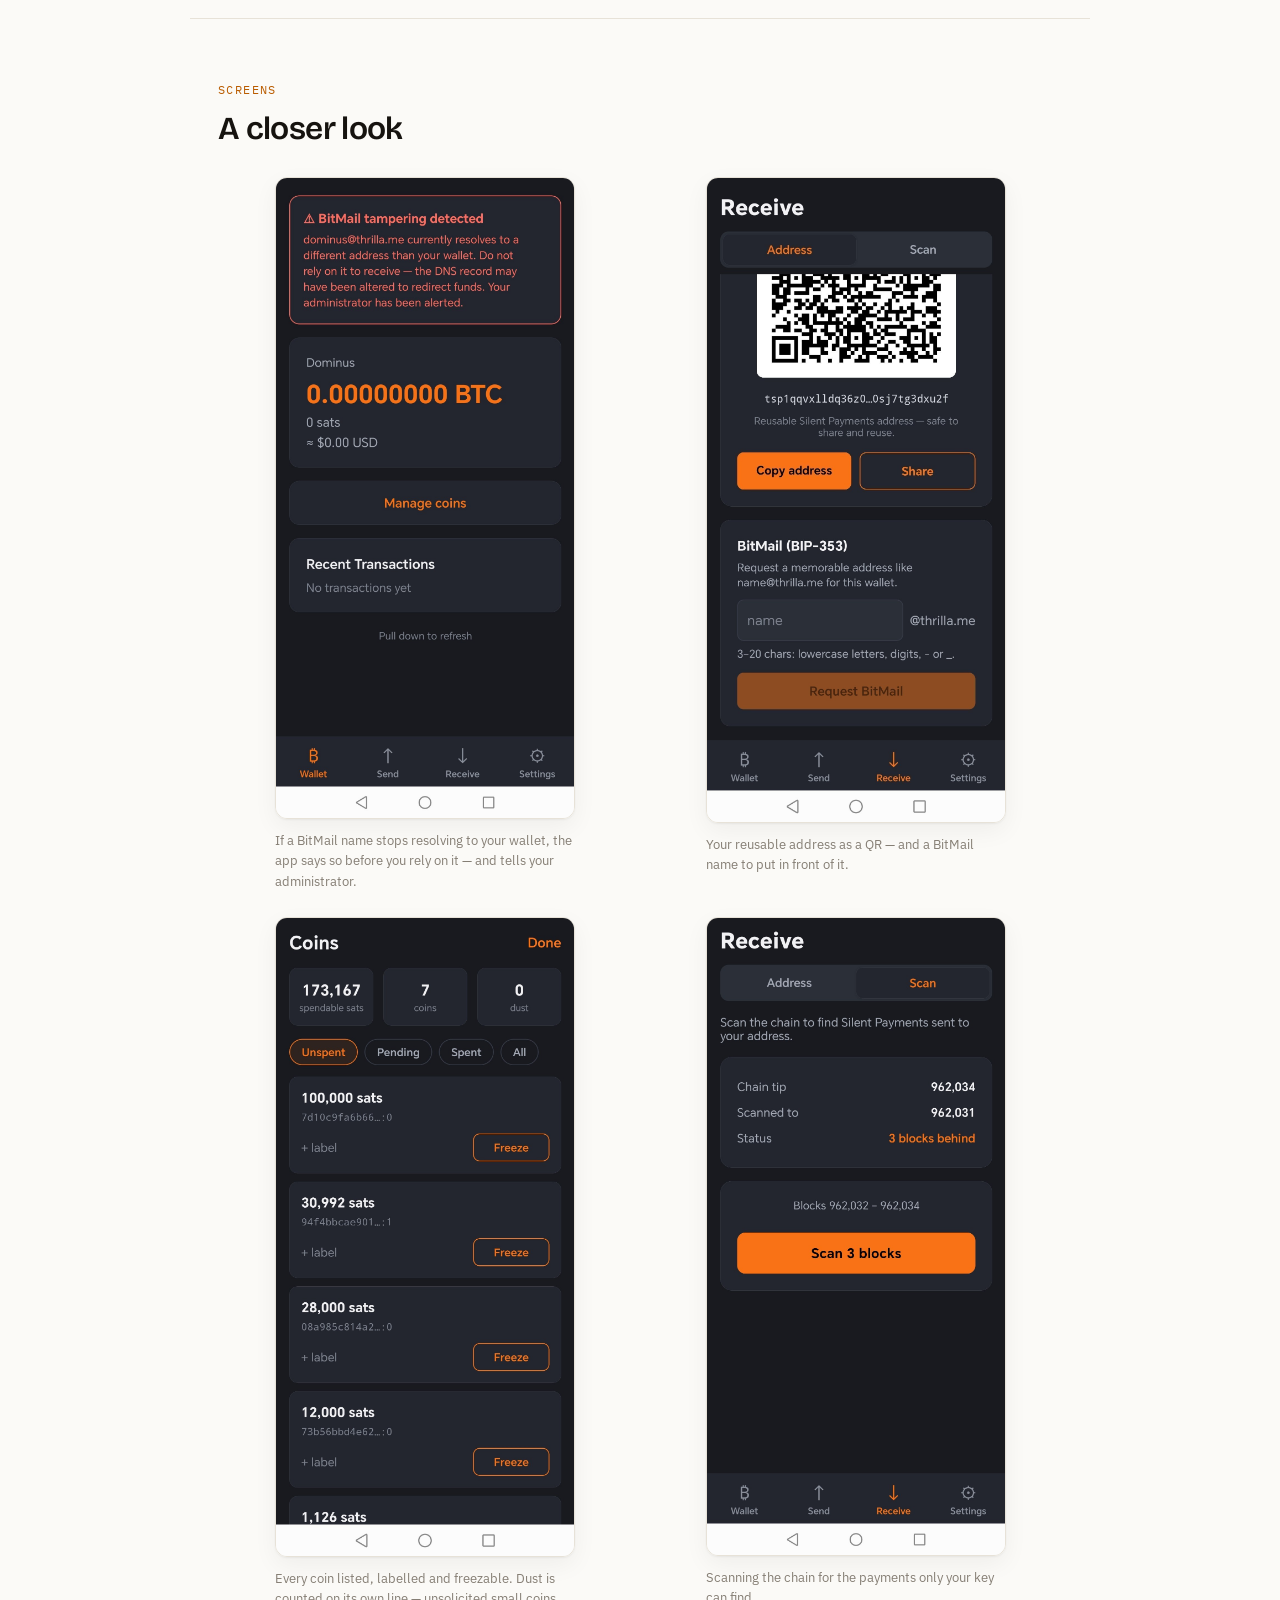
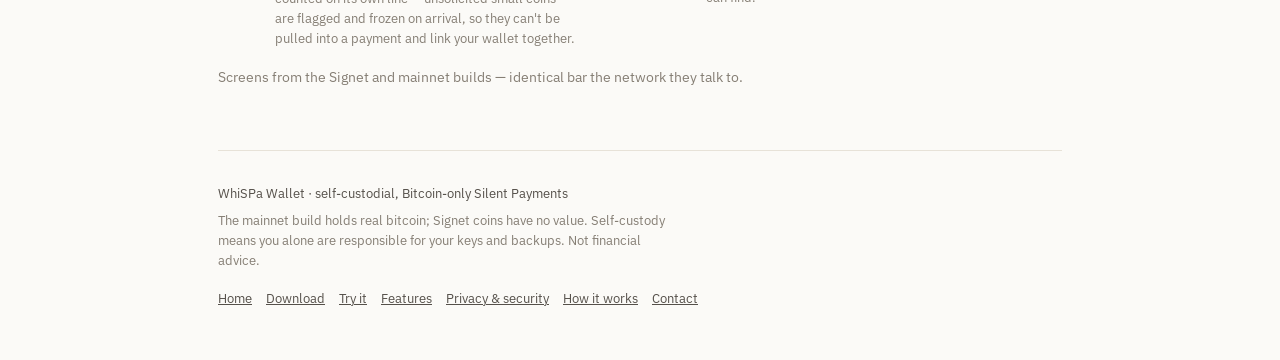
<file: features.html>
<!DOCTYPE html>
<html lang="en">
<head>
<meta charset="UTF-8">
<meta name="viewport" content="width=device-width, initial-scale=1.0">
<title>WhiSPa Wallet features — the wallet in use</title>
<meta name="description" content="BitMail, Tango, Silent Payments and SegWit send and receive, coin control, and encrypted backup and restore.">
<link rel="icon" type="image/png" href="whispa-mark.png">
<link rel="apple-touch-icon" href="whispa-icon-180.png">
<meta property="og:title" content="WhiSPa Wallet features — the wallet in use">
<meta property="og:description" content="BitMail, Tango, Silent Payments and SegWit send and receive, coin control, and encrypted backup and restore.">
<meta property="og:image" content="whispa-og.png">
<meta property="og:type" content="website">
<link rel="preconnect" href="https://fonts.googleapis.com">
<link rel="preconnect" href="https://fonts.gstatic.com" crossorigin>
<link href="https://fonts.googleapis.com/css2?family=Bricolage+Grotesque:opsz,wdth,wght@12..96,75..100,400..800&family=IBM+Plex+Mono:wght@400;500&family=IBM+Plex+Sans:wght@400;500;600&display=swap" rel="stylesheet">
<!-- ?v= is a cache buster: styles.css is served with max-age=14400 and cached at
     the CDN edge, so BUMP THIS NUMBER whenever styles.css changes or the new
     styles will not reach visitors for up to four hours. -->
<link rel="stylesheet" href="styles.css?v=12">
</head>
<body>

<header class="topbar">
  <div class="bar">
    <details class="menu" id="menu">
      <summary aria-label="Menu" title="Menu"><span class="burger" aria-hidden="true"></span></summary>
      <div class="drawer-backdrop"></div>
      <nav class="drawer" aria-label="Site">
        <div class="drawer-head">
          <span>WhiSPa Wallet</span>
          <button type="button" class="drawer-close" aria-label="Close menu">✕</button>
        </div>
        <a href="index.html">Home</a>
        <a href="download.html">Download</a>
        <a href="try.html">Try it</a>
        <a href="features.html" aria-current="page">Features</a>
        <a href="privacy.html">Privacy &amp; security</a>
        <a href="how-it-works.html">How it works</a>
        <div class="menu-sep"></div>
        <a href="index.html#contact">Contact</a>
      </nav>
    </details>
    <a class="brand" href="index.html"><img src="whispa-mark.png" alt=""> WhiSPa</a>
    <!-- What this is, in the bar. The old "₿ Bitcoin only" badge said what the
         wallet excludes; a visitor who has never heard of Silent Payments needs
         to be told what it IS. Sheds right-to-left as the bar narrows. -->
    <span class="kind"><b>Bitcoin-only</b><span class="kind-mid"> · self-custodial</span><span class="kind-long"> · Silent Payments</span></span>
    <div class="spacer"></div>
    <a class="btn btn-ghost btn-sm btn-try" href="try.html"><span>Try it<span class="btn-try-long"> on Signet</span></span> <span class="arrow">→</span></a>
    <a class="btn btn-primary btn-sm" href="download.html">Get the app <span class="arrow">→</span></a>
  </div>
</header>

<div class="wrap page-head">
  <h1>What you actually get</h1>
</div>

<section class="wrap" id="what">
  <div class="grid">
    <div class="card">
      <span class="icon">✉️</span>
      <h3>BitMail</h3>
      <p>Receive to a name like <strong>alice@whispawallet.com</strong> instead of a long address.</p>
    </div>
    <div class="card">
      <span class="icon">💃</span>
      <h3>Tango</h3>
      <p>Swap equal outputs with another member to break the trail between your coins.</p>
    </div>
    <div class="card">
      <span class="icon">🔇</span>
      <h3>Silent Payments</h3>
      <p>Send and receive with one reusable address.</p>
    </div>
    <div class="card">
      <span class="icon">🧾</span>
      <h3>SegWit</h3>
      <p>Send and receive on a standard bc1q address, for senders that need one.</p>
    </div>
    <div class="card">
      <span class="icon">🧊</span>
      <h3>Coin control</h3>
      <p>Label and freeze coins, and choose exactly which ones you spend.</p>
    </div>
    <div class="card">
      <span class="icon">💾</span>
      <h3>Backup &amp; restore</h3>
      <p>An encrypted file with your wallet and transaction labels. Restore on any device, then rescan for the history.</p>
    </div>
  </div>
</section>

<!-- ?v= on every media URL below is a cache buster, and it is load-bearing.
     The host answers an unknown path with index.html at HTTP 200 and
     cache-control: max-age=14400 — a *cacheable success*. So a browser that
     asked for one of these files before it finished uploading cached a page of
     HTML under that URL for four hours and kept showing a broken image long
     after the file was there. Bump the number whenever a media file is added,
     renamed, or re-uploaded.

     The videos also use preload="metadata" rather than "none" so the browser
     draws the first frame itself if a poster fails to load — otherwise a
     missing poster leaves a black rectangle. -->
<section class="wrap" id="clips">
  <div class="sec-head">
    <div class="sec-tag">In use</div>
    <div class="sec-title">Sending and receiving, start to finish</div>
  </div>
  <div class="clips">
    <figure class="clip">
      <video controls playsinline preload="metadata" muted
             poster="clip-send-poster.jpg?v=1"
             width="572" height="1280"
             aria-label="Screen recording: sending a payment from WhiSPa Wallet">
        <source src="clip-send.mp4?v=1" type="video/mp4">
        Your browser can't play this clip.
        <a href="clip-send.mp4?v=1">Download it instead</a>.
      </video>
      <figcaption><strong>Sending.</strong> Pick a contact by BitMail name, set the amount and fee rate, choose exactly which coins to spend, then review.</figcaption>
    </figure>
    <figure class="clip">
      <video controls playsinline preload="metadata" muted
             poster="clip-receive-poster.jpg?v=1"
             width="572" height="1280"
             aria-label="Screen recording: receiving a payment in WhiSPa Wallet">
        <source src="clip-receive.mp4?v=1" type="video/mp4">
        Your browser can't play this clip.
        <a href="clip-receive.mp4?v=1">Download it instead</a>.
      </video>
      <figcaption><strong>Receiving.</strong> Scan the chain from the last height you checked, the payment lands, and the transaction opens with its label and explorer link.</figcaption>
    </figure>
  </div>
</section>

<section class="wrap" id="screens">
  <div class="sec-head">
    <div class="sec-tag">Screens</div>
    <div class="sec-title">A closer look</div>
  </div>
  <div class="shots">
    <figure class="shot">
      <img loading="lazy" src="screen-bitmail-tampering.jpg?v=1" alt="A red warning panel reading BitMail tampering detected: the name currently resolves to a different address than your wallet">
      <figcaption>If a BitMail name stops resolving to your wallet, the app says so before you rely on it — and tells your administrator.</figcaption>
    </figure>
    <figure class="shot">
      <img loading="lazy" src="screen-receive-bitmail.jpg?v=1" alt="The Receive screen: a QR code for a reusable Silent Payments address, with a form to claim a BitMail name">
      <figcaption>Your reusable address as a QR — and a BitMail name to put in front of it.</figcaption>
    </figure>
    <figure class="shot">
      <img loading="lazy" src="screen-coin-control.jpg?v=1" alt="The Coins screen listing unspent coins with amounts, a label action and a freeze button on each">
      <figcaption>Every coin listed, labelled and freezable. Dust is counted on its own line — unsolicited small coins are flagged and frozen on arrival, so they can't be pulled into a payment and link your wallet together.</figcaption>
    </figure>
    <figure class="shot">
      <img loading="lazy" src="screen-scan.jpg?v=1" alt="The Scan screen showing the chain tip, the height scanned to, and a button to scan the remaining blocks">
      <figcaption>Scanning the chain for the payments only your key can find.</figcaption>
    </figure>
  </div>
  <p class="also">Screens from the Signet and mainnet builds — identical bar the network they talk to.</p>
</section>

<div class="wrap">
  <footer>
    <div>
      <div style="color:var(--dim)">WhiSPa Wallet · self-custodial, Bitcoin-only Silent Payments</div>
      <div class="disclaim">The mainnet build holds real bitcoin; Signet coins have no value. Self-custody means you alone are responsible for your keys and backups. Not financial advice.</div>
    </div>
    <nav>
      <a href="index.html">Home</a>
      <a href="download.html">Download</a>
      <a href="try.html">Try it</a>
      <a href="features.html">Features</a>
      <a href="privacy.html">Privacy &amp; security</a>
      <a href="how-it-works.html">How it works</a>
      <a href="index.html#contact">Contact</a>
    </nav>
  </footer>
</div>

<script>
  // <details> opens the menu by itself; this only closes it again on an outside
  // click or Escape, which a bare <details> won't do.
  (function () {
    var menu = document.getElementById('menu');
    if (!menu) return;
    function close() { menu.open = false; }
    document.addEventListener('click', function (e) {
      if (menu.open && !menu.contains(e.target)) close();
    });
    var backdrop = menu.querySelector('.drawer-backdrop');
    if (backdrop) backdrop.addEventListener('click', close);
    var closeBtn = menu.querySelector('.drawer-close');
    if (closeBtn) closeBtn.addEventListener('click', close);
    document.addEventListener('keydown', function (e) {
      if (e.key === 'Escape' && menu.open) { menu.open = false; menu.querySelector('summary').focus(); }
    });
    menu.querySelectorAll('a').forEach(function (a) {
      a.addEventListener('click', function () { menu.open = false; });
    });
  })();
</script>

</body>
</html>
</file>
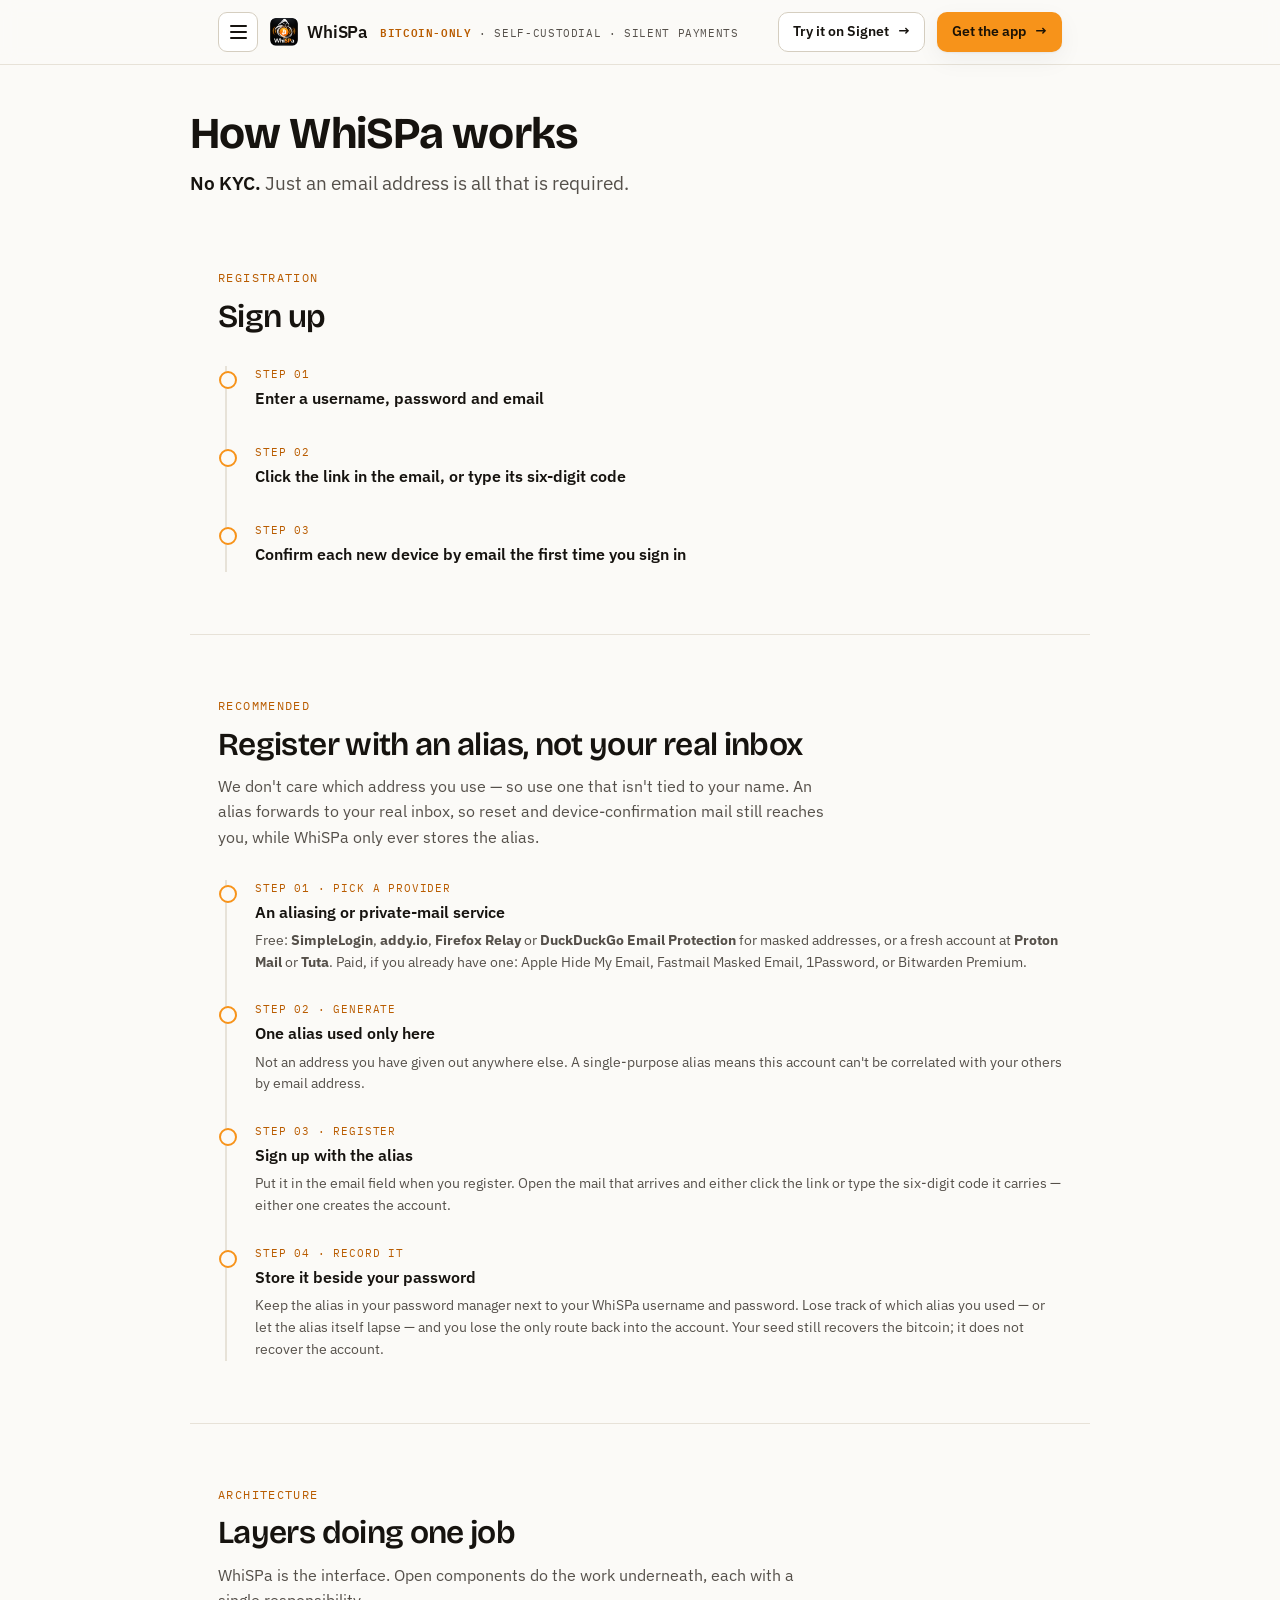
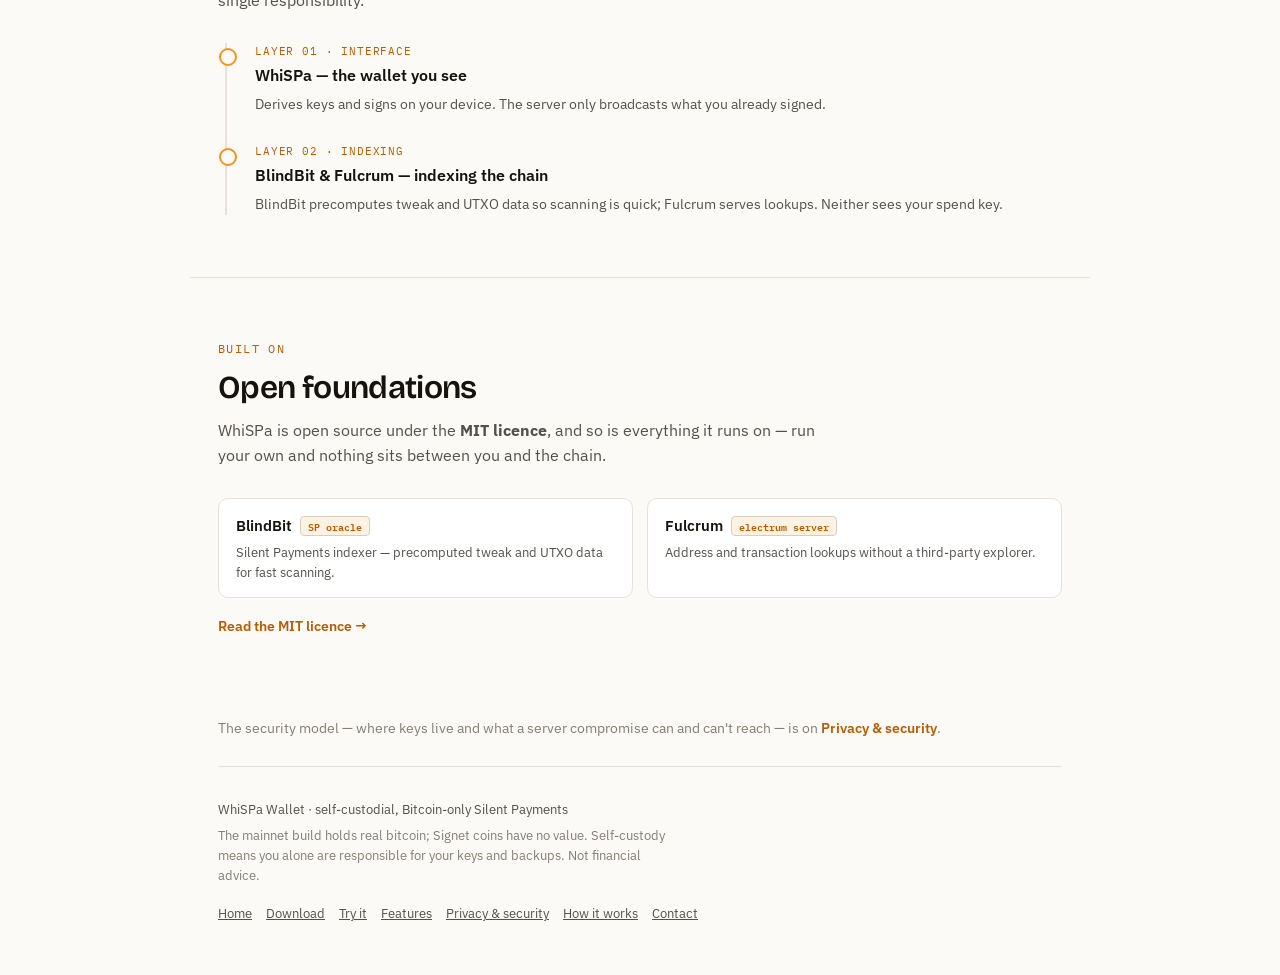
<file: how-it-works.html>
<!DOCTYPE html>
<html lang="en">
<head>
<meta charset="UTF-8">
<meta name="viewport" content="width=device-width, initial-scale=1.0">
<title>How WhiSPa Wallet works — registration and the layers underneath</title>
<meta name="description" content="No KYC — just an email address to sign up. How to use an anonymous alias, and the open components WhiSPa is built on.">
<link rel="icon" type="image/png" href="whispa-mark.png">
<link rel="apple-touch-icon" href="whispa-icon-180.png">
<meta property="og:title" content="How WhiSPa Wallet works — registration and the layers underneath">
<meta property="og:description" content="How to sign up to WhiSPa Wallet with an anonymous alias, and the open components it is built on.">
<meta property="og:image" content="whispa-og.png">
<meta property="og:type" content="website">
<link rel="preconnect" href="https://fonts.googleapis.com">
<link rel="preconnect" href="https://fonts.gstatic.com" crossorigin>
<link href="https://fonts.googleapis.com/css2?family=Bricolage+Grotesque:opsz,wdth,wght@12..96,75..100,400..800&family=IBM+Plex+Mono:wght@400;500&family=IBM+Plex+Sans:wght@400;500;600&display=swap" rel="stylesheet">
<!-- ?v= is a cache buster: styles.css is served with max-age=14400 and cached at
     the CDN edge, so BUMP THIS NUMBER whenever styles.css changes or the new
     styles will not reach visitors for up to four hours. -->
<link rel="stylesheet" href="styles.css?v=12">
</head>
<body>

<header class="topbar">
  <div class="bar">
    <details class="menu" id="menu">
      <summary aria-label="Menu" title="Menu"><span class="burger" aria-hidden="true"></span></summary>
      <div class="drawer-backdrop"></div>
      <nav class="drawer" aria-label="Site">
        <div class="drawer-head">
          <span>WhiSPa Wallet</span>
          <button type="button" class="drawer-close" aria-label="Close menu">✕</button>
        </div>
        <a href="index.html">Home</a>
        <a href="download.html">Download</a>
        <a href="try.html">Try it</a>
        <a href="features.html">Features</a>
        <a href="privacy.html">Privacy &amp; security</a>
        <a href="how-it-works.html" aria-current="page">How it works</a>
        <div class="menu-sep"></div>
        <a href="index.html#contact">Contact</a>
      </nav>
    </details>
    <a class="brand" href="index.html"><img src="whispa-mark.png" alt=""> WhiSPa</a>
    <!-- What this is, in the bar. The old "₿ Bitcoin only" badge said what the
         wallet excludes; a visitor who has never heard of Silent Payments needs
         to be told what it IS. Sheds right-to-left as the bar narrows. -->
    <span class="kind"><b>Bitcoin-only</b><span class="kind-mid"> · self-custodial</span><span class="kind-long"> · Silent Payments</span></span>
    <div class="spacer"></div>
    <a class="btn btn-ghost btn-sm btn-try" href="try.html"><span>Try it<span class="btn-try-long"> on Signet</span></span> <span class="arrow">→</span></a>
    <a class="btn btn-primary btn-sm" href="download.html">Get the app <span class="arrow">→</span></a>
  </div>
</header>

<div class="wrap page-head">
  <h1>How WhiSPa works</h1>
  <p class="lead"><strong>No KYC.</strong> Just an email address is all that is required.</p>
</div>

<section class="wrap" id="registration">
  <div class="sec-head">
    <div class="sec-tag">Registration</div>
    <div class="sec-title">Sign up</div>
  </div>
  <div class="stack">
    <div class="step">
      <div class="layer">Step 01</div>
      <h4>Enter a username, password and email</h4>
    </div>
    <div class="step">
      <div class="layer">Step 02</div>
      <h4>Click the link in the email, or type its six-digit code</h4>
    </div>
    <div class="step">
      <div class="layer">Step 03</div>
      <h4>Confirm each new device by email the first time you sign in</h4>
    </div>
  </div>
</section>

<section class="wrap" id="anonymous-email">
  <div class="sec-head">
    <div class="sec-tag">Recommended</div>
    <div class="sec-title">Register with an alias, not your real inbox</div>
    <p class="sec-sub">We don't care which address you use — so use one that isn't tied to your name. An alias forwards to your real inbox, so reset and device-confirmation mail still reaches you, while WhiSPa only ever stores the alias.</p>
  </div>
  <div class="stack">
    <div class="step">
      <div class="layer">Step 01 · Pick a provider</div>
      <h4>An aliasing or private-mail service</h4>
      <p>Free: <strong>SimpleLogin</strong>, <strong>addy.io</strong>, <strong>Firefox Relay</strong> or <strong>DuckDuckGo Email Protection</strong> for masked addresses, or a fresh account at <strong>Proton Mail</strong> or <strong>Tuta</strong>. Paid, if you already have one: Apple Hide My Email, Fastmail Masked Email, 1Password, or Bitwarden Premium.</p>
    </div>
    <div class="step">
      <div class="layer">Step 02 · Generate</div>
      <h4>One alias used only here</h4>
      <p>Not an address you have given out anywhere else. A single-purpose alias means this account can't be correlated with your others by email address.</p>
    </div>
    <div class="step">
      <div class="layer">Step 03 · Register</div>
      <h4>Sign up with the alias</h4>
      <p>Put it in the email field when you register. Open the mail that arrives and either click the link or type the six-digit code it carries — either one creates the account.</p>
    </div>
    <div class="step">
      <div class="layer">Step 04 · Record it</div>
      <h4>Store it beside your password</h4>
      <p>Keep the alias in your password manager next to your WhiSPa username and password. Lose track of which alias you used — or let the alias itself lapse — and you lose the only route back into the account. Your seed still recovers the bitcoin; it does not recover the account.</p>
    </div>
  </div>
</section>

<section class="wrap" id="layers">
  <div class="sec-head">
    <div class="sec-tag">Architecture</div>
    <div class="sec-title">Layers doing one job</div>
    <p class="sec-sub">WhiSPa is the interface. Open components do the work underneath, each with a single responsibility.</p>
  </div>
  <div class="stack">
    <div class="step">
      <div class="layer">Layer 01 · Interface</div>
      <h4>WhiSPa — the wallet you see</h4>
      <p>Derives keys and signs on your device. The server only broadcasts what you already signed.</p>
    </div>
    <div class="step">
      <div class="layer">Layer 02 · Indexing</div>
      <h4>BlindBit &amp; Fulcrum — indexing the chain</h4>
      <p>BlindBit precomputes tweak and UTXO data so scanning is quick; Fulcrum serves lookups. Neither sees your spend key.</p>
    </div>
  </div>
</section>


<section class="wrap" id="built-on">
  <div class="sec-head">
    <div class="sec-tag">Built on</div>
    <div class="sec-title">Open foundations</div>
    <p class="sec-sub">WhiSPa is open source under the <strong>MIT licence</strong>, and so is everything it runs on — run your own and nothing sits between you and the chain.</p>
  </div>
  <div class="pills">
    <div class="pill">
      <div class="name">BlindBit <span class="b">SP oracle</span></div>
      <div class="role">Silent Payments indexer — precomputed tweak and UTXO data for fast scanning.</div>
    </div>
    <div class="pill">
      <div class="name">Fulcrum <span class="b">electrum server</span></div>
      <div class="role">Address and transaction lookups without a third-party explorer.</div>
    </div>
  </div>
  <p class="also"><a href="https://github.com/ponthief/thrilla/blob/master/LICENSE" target="_blank" rel="noopener noreferrer">Read the MIT licence →</a></p>
</section>

<div class="wrap">
  <p class="also" style="padding-bottom:26px">The security model — where keys live and what a server compromise can and can't reach — is on <a href="privacy.html#security">Privacy &amp; security</a>.</p>
</div>

<div class="wrap">
  <footer>
    <div>
      <div style="color:var(--dim)">WhiSPa Wallet · self-custodial, Bitcoin-only Silent Payments</div>
      <div class="disclaim">The mainnet build holds real bitcoin; Signet coins have no value. Self-custody means you alone are responsible for your keys and backups. Not financial advice.</div>
    </div>
    <nav>
      <a href="index.html">Home</a>
      <a href="download.html">Download</a>
      <a href="try.html">Try it</a>
      <a href="features.html">Features</a>
      <a href="privacy.html">Privacy &amp; security</a>
      <a href="how-it-works.html">How it works</a>
      <a href="index.html#contact">Contact</a>
    </nav>
  </footer>
</div>

<script>
  // <details> opens the menu by itself; this only closes it again on an outside
  // click or Escape, which a bare <details> won't do.
  (function () {
    var menu = document.getElementById('menu');
    if (!menu) return;
    function close() { menu.open = false; }
    document.addEventListener('click', function (e) {
      if (menu.open && !menu.contains(e.target)) close();
    });
    var backdrop = menu.querySelector('.drawer-backdrop');
    if (backdrop) backdrop.addEventListener('click', close);
    var closeBtn = menu.querySelector('.drawer-close');
    if (closeBtn) closeBtn.addEventListener('click', close);
    document.addEventListener('keydown', function (e) {
      if (e.key === 'Escape' && menu.open) { menu.open = false; menu.querySelector('summary').focus(); }
    });
    menu.querySelectorAll('a').forEach(function (a) {
      a.addEventListener('click', function () { menu.open = false; });
    });
  })();
</script>

</body>
</html>
</file>
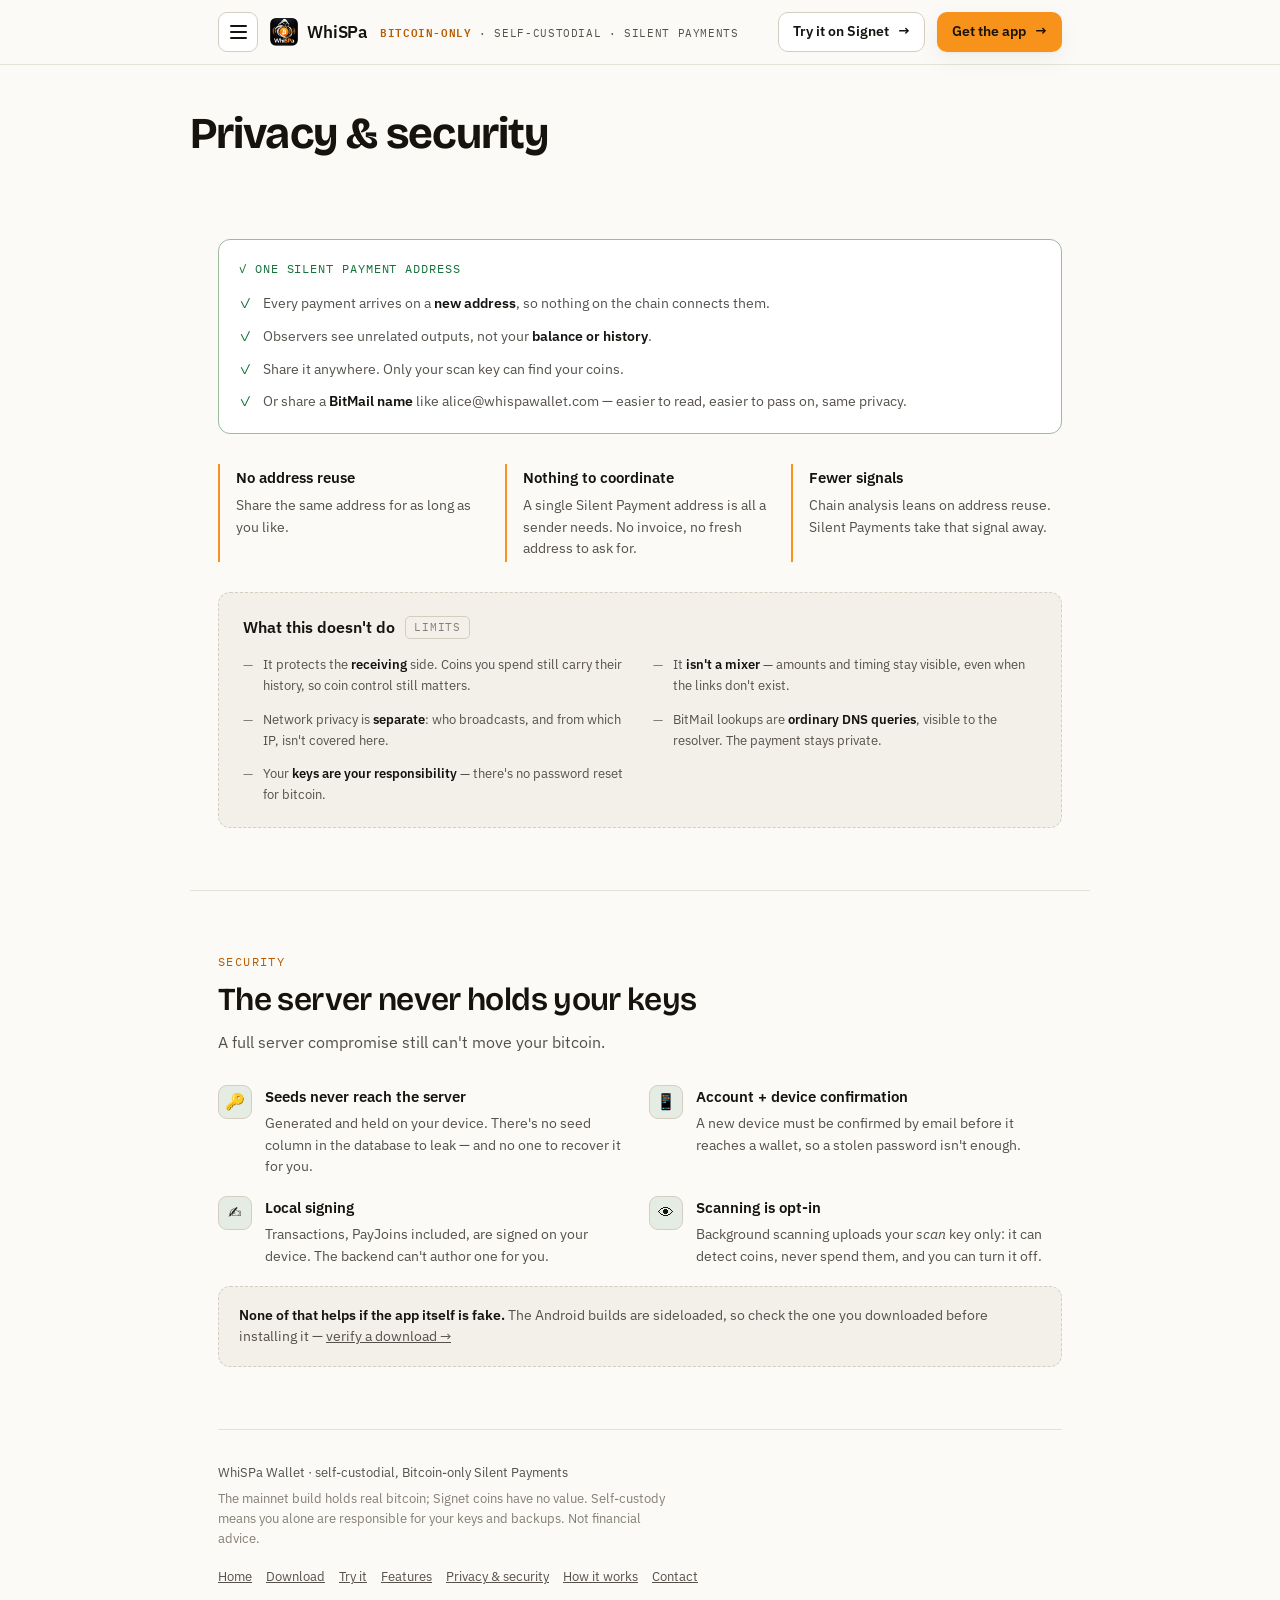
<file: privacy.html>
<!DOCTYPE html>
<html lang="en">
<head>
<meta charset="UTF-8">
<meta name="viewport" content="width=device-width, initial-scale=1.0">
<title>Privacy &amp; security — WhiSPa Wallet</title>
<meta name="description" content="Why Silent Payments matter on a public ledger, what they protect, what they do not — and why a server compromise still cannot spend your bitcoin.">
<link rel="icon" type="image/png" href="whispa-mark.png">
<link rel="apple-touch-icon" href="whispa-icon-180.png">
<meta property="og:title" content="Privacy — WhiSPa Wallet">
<meta property="og:description" content="Why Silent Payments matter on a public ledger, what they protect, what they do not — and why a server compromise still cannot spend your bitcoin.">
<meta property="og:image" content="whispa-og.png">
<meta property="og:type" content="website">
<link rel="preconnect" href="https://fonts.googleapis.com">
<link rel="preconnect" href="https://fonts.gstatic.com" crossorigin>
<link href="https://fonts.googleapis.com/css2?family=Bricolage+Grotesque:opsz,wdth,wght@12..96,75..100,400..800&family=IBM+Plex+Mono:wght@400;500&family=IBM+Plex+Sans:wght@400;500;600&display=swap" rel="stylesheet">
<!-- ?v= is a cache buster: styles.css is served with max-age=14400 and cached at
     the CDN edge, so BUMP THIS NUMBER whenever styles.css changes or the new
     styles will not reach visitors for up to four hours. -->
<link rel="stylesheet" href="styles.css?v=12">
</head>
<body>

<header class="topbar">
  <div class="bar">
    <details class="menu" id="menu">
      <summary aria-label="Menu" title="Menu"><span class="burger" aria-hidden="true"></span></summary>
      <div class="drawer-backdrop"></div>
      <nav class="drawer" aria-label="Site">
        <div class="drawer-head">
          <span>WhiSPa Wallet</span>
          <button type="button" class="drawer-close" aria-label="Close menu">✕</button>
        </div>
        <a href="index.html">Home</a>
        <a href="download.html">Download</a>
        <a href="try.html">Try it</a>
        <a href="features.html">Features</a>
        <a href="privacy.html" aria-current="page">Privacy &amp; security</a>
        <a href="how-it-works.html">How it works</a>
        <div class="menu-sep"></div>
        <a href="index.html#contact">Contact</a>
      </nav>
    </details>
    <a class="brand" href="index.html"><img src="whispa-mark.png" alt=""> WhiSPa</a>
    <!-- What this is, in the bar. The old "₿ Bitcoin only" badge said what the
         wallet excludes; a visitor who has never heard of Silent Payments needs
         to be told what it IS. Sheds right-to-left as the bar narrows. -->
    <span class="kind"><b>Bitcoin-only</b><span class="kind-mid"> · self-custodial</span><span class="kind-long"> · Silent Payments</span></span>
    <div class="spacer"></div>
    <a class="btn btn-ghost btn-sm btn-try" href="try.html"><span>Try it<span class="btn-try-long"> on Signet</span></span> <span class="arrow">→</span></a>
    <a class="btn btn-primary btn-sm" href="download.html">Get the app <span class="arrow">→</span></a>
  </div>
</header>

<div class="wrap page-head">
  <h1>Privacy &amp; security</h1>
</div>

<section class="wrap">
  <div class="compare" style="grid-template-columns:1fr">
    <div class="col good">
      <div class="label">✓ One Silent Payment address</div>
      <ul>
        <li>Every payment arrives on a <strong>new address</strong>, so nothing on the chain connects them.</li>
        <li>Observers see unrelated outputs, not your <strong>balance or history</strong>.</li>
        <li>Share it anywhere. Only your scan key can find your coins.</li>
        <li>Or share a <strong>BitMail name</strong> like alice@whispawallet.com — easier to read, easier to pass on, same privacy.</li>
      </ul>
    </div>
  </div>

  <div class="pp-grid">
    <div class="pp">
      <h4>No address reuse</h4>
      <p>Share the same address for as long as you like.</p>
    </div>
    <div class="pp">
      <h4>Nothing to coordinate</h4>
      <p>A single Silent Payment address is all a sender needs. No invoice, no fresh address to ask for.</p>
    </div>
    <div class="pp">
      <h4>Fewer signals</h4>
      <p>Chain analysis leans on address reuse. Silent Payments take that signal away.</p>
    </div>
  </div>

  <div class="caveats">
    <div class="ch">
      <span class="t">What this doesn't do</span>
      <span class="badge">Limits</span>
    </div>
    <ul>
      <li>It protects the <strong>receiving</strong> side. Coins you spend still carry their history, so coin control still matters.</li>
      <li>It <strong>isn't a mixer</strong> — amounts and timing stay visible, even when the links don't exist.</li>
      <li>Network privacy is <strong>separate</strong>: who broadcasts, and from which IP, isn't covered here.</li>
      <li>BitMail lookups are <strong>ordinary DNS queries</strong>, visible to the resolver. The payment stays private.</li>
      <li>Your <strong>keys are your responsibility</strong> — there's no password reset for bitcoin.</li>
    </ul>
  </div>
</section>

<section class="wrap" id="security">
  <div class="sec-head">
    <div class="sec-tag">Security</div>
    <div class="sec-title">The server never holds your keys</div>
    <p class="sec-sub">A full server compromise still can't move your bitcoin.</p>
  </div>
  <div class="vault">
    <div class="vault-item">
      <div class="ic">🔑</div>
      <div>
        <h4>Seeds never reach the server</h4>
        <p>Generated and held on your device. There's no seed column in the database to leak — and no one to recover it for you.</p>
      </div>
    </div>
    <div class="vault-item">
      <div class="ic">📱</div>
      <div>
        <h4>Account + device confirmation</h4>
        <p>A new device must be confirmed by email before it reaches a wallet, so a stolen password isn't enough.</p>
      </div>
    </div>
    <div class="vault-item">
      <div class="ic">✍️</div>
      <div>
        <h4>Local signing</h4>
        <p>Transactions, PayJoins included, are signed on your device. The backend can't author one for you.</p>
      </div>
    </div>
    <div class="vault-item">
      <div class="ic">👁</div>
      <div>
        <h4>Scanning is opt-in</h4>
        <p>Background scanning uploads your <em>scan</em> key only: it can detect coins, never spend them, and you can turn it off.</p>
      </div>
    </div>
  </div>

  <div class="panel-note">
    <p><strong>None of that helps if the app itself is fake.</strong> The Android builds are sideloaded, so check the one you downloaded before installing it — <a href="download.html#verify">verify a download →</a></p>
  </div>
</section>

<div class="wrap">
  <footer>
    <div>
      <div style="color:var(--dim)">WhiSPa Wallet · self-custodial, Bitcoin-only Silent Payments</div>
      <div class="disclaim">The mainnet build holds real bitcoin; Signet coins have no value. Self-custody means you alone are responsible for your keys and backups. Not financial advice.</div>
    </div>
    <nav>
      <a href="index.html">Home</a>
      <a href="download.html">Download</a>
      <a href="try.html">Try it</a>
      <a href="features.html">Features</a>
      <a href="privacy.html">Privacy &amp; security</a>
      <a href="how-it-works.html">How it works</a>
      <a href="index.html#contact">Contact</a>
    </nav>
  </footer>
</div>

<script>
  // <details> opens the menu by itself; this only closes it again on an outside
  // click or Escape, which a bare <details> won't do.
  (function () {
    var menu = document.getElementById('menu');
    if (!menu) return;
    function close() { menu.open = false; }
    document.addEventListener('click', function (e) {
      if (menu.open && !menu.contains(e.target)) close();
    });
    var backdrop = menu.querySelector('.drawer-backdrop');
    if (backdrop) backdrop.addEventListener('click', close);
    var closeBtn = menu.querySelector('.drawer-close');
    if (closeBtn) closeBtn.addEventListener('click', close);
    document.addEventListener('keydown', function (e) {
      if (e.key === 'Escape' && menu.open) { menu.open = false; menu.querySelector('summary').focus(); }
    });
    menu.querySelectorAll('a').forEach(function (a) {
      a.addEventListener('click', function () { menu.open = false; });
    });
  })();
</script>

</body>
</html>
</file>
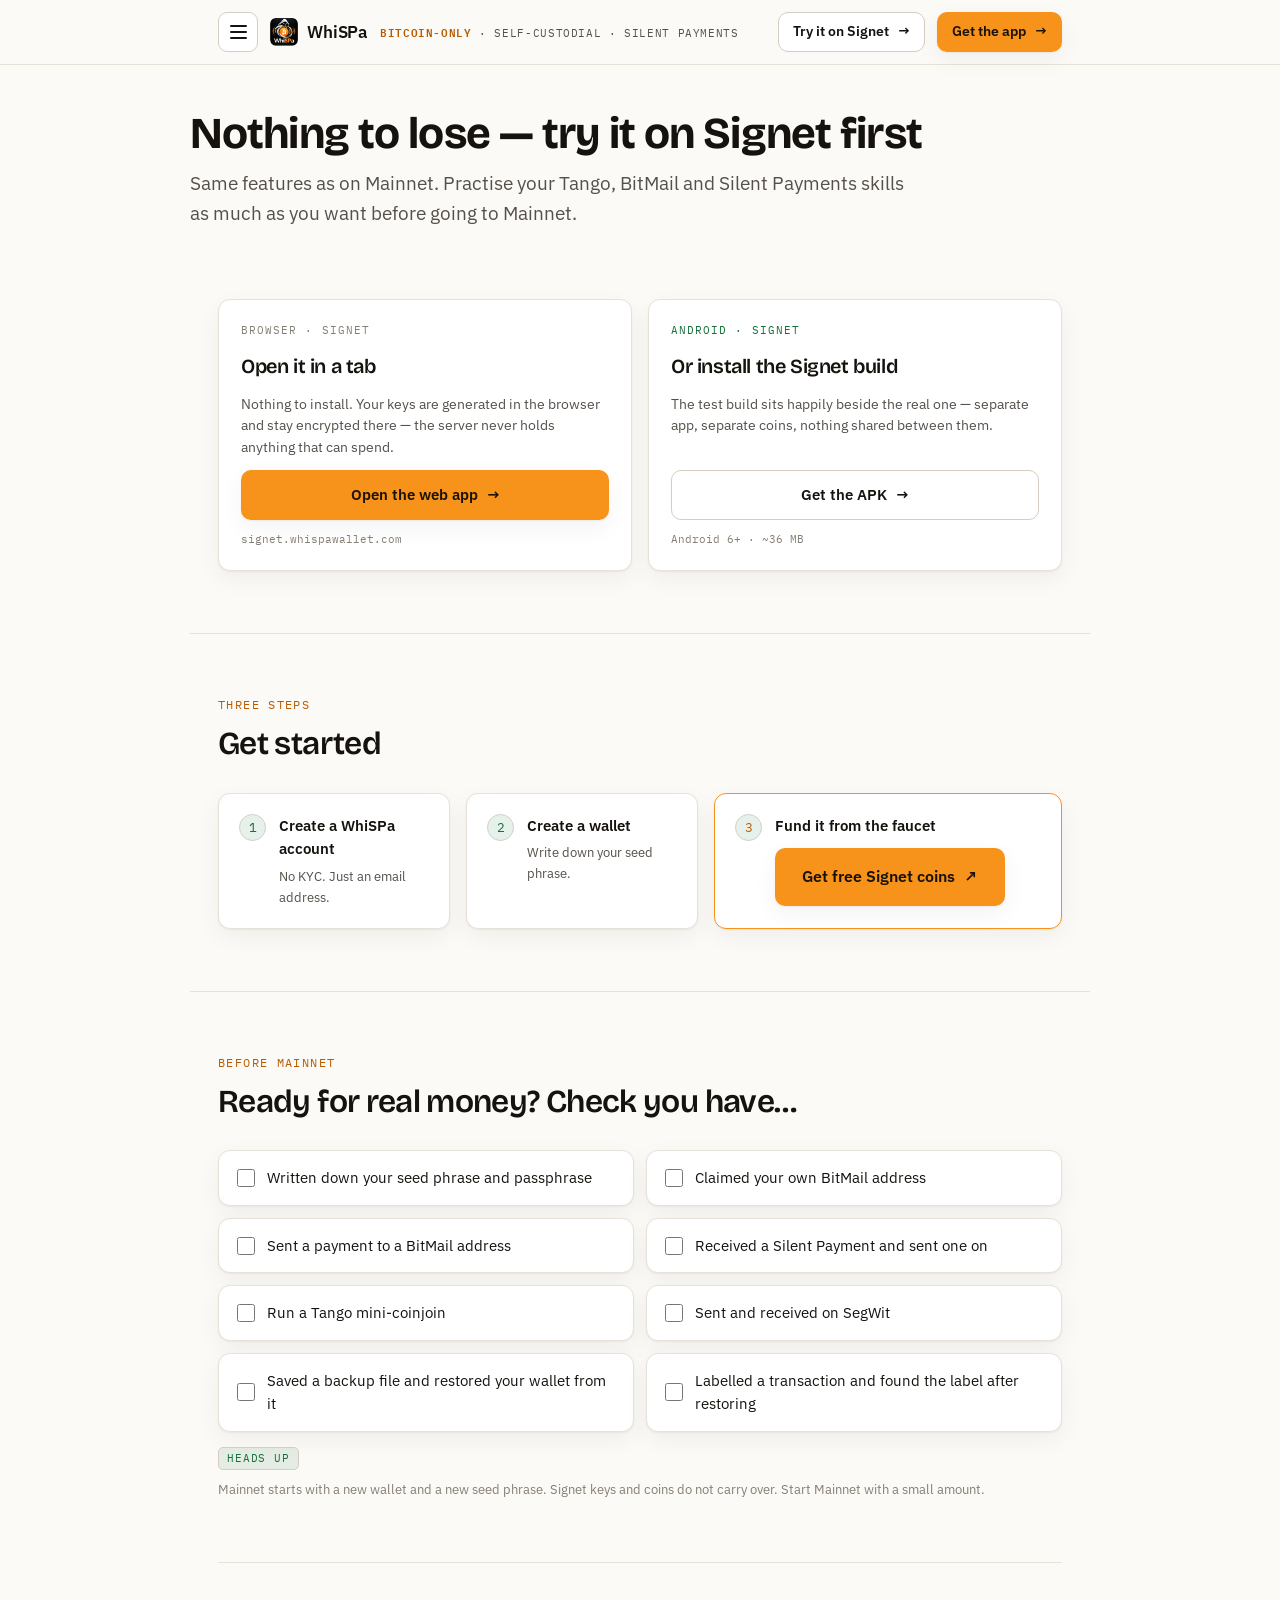
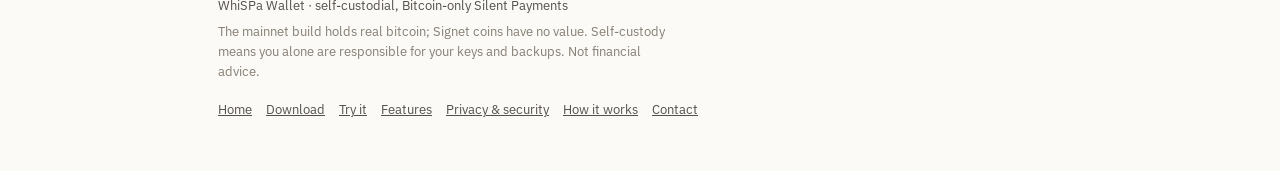
<file: try.html>
<!DOCTYPE html>
<html lang="en">
<head>
<meta charset="UTF-8">
<meta name="viewport" content="width=device-width, initial-scale=1.0">
<title>Try WhiSPa Wallet on Signet — nothing to lose</title>
<meta name="description" content="Practise Tango, BitMail and Silent Payments on Signet, Bitcoin's test network, with the same features as Mainnet and free coins, before you use real money.">
<link rel="icon" type="image/png" href="whispa-mark.png">
<link rel="apple-touch-icon" href="whispa-icon-180.png">
<meta property="og:title" content="Nothing to lose — try WhiSPa on Signet first">
<meta property="og:description" content="Same features as Mainnet. Practise Tango, BitMail and Silent Payments on Signet with free coins.">
<meta property="og:image" content="whispa-og.png">
<meta property="og:type" content="website">
<link rel="preconnect" href="https://fonts.googleapis.com">
<link rel="preconnect" href="https://fonts.gstatic.com" crossorigin>
<link href="https://fonts.googleapis.com/css2?family=Bricolage+Grotesque:opsz,wdth,wght@12..96,75..100,400..800&family=IBM+Plex+Mono:wght@400;500&family=IBM+Plex+Sans:wght@400;500;600&display=swap" rel="stylesheet">
<!-- ?v= is a cache buster: styles.css is served with max-age=14400 and cached at
     the CDN edge, so BUMP THIS NUMBER whenever styles.css changes or the new
     styles will not reach visitors for up to four hours. -->
<link rel="stylesheet" href="styles.css?v=12">
</head>
<body>

<header class="topbar">
  <div class="bar">
    <details class="menu" id="menu">
      <summary aria-label="Menu" title="Menu"><span class="burger" aria-hidden="true"></span></summary>
      <div class="drawer-backdrop"></div>
      <nav class="drawer" aria-label="Site">
        <div class="drawer-head">
          <span>WhiSPa Wallet</span>
          <button type="button" class="drawer-close" aria-label="Close menu">✕</button>
        </div>
        <a href="index.html">Home</a>
        <a href="download.html">Download</a>
        <a href="try.html" aria-current="page">Try it</a>
        <a href="features.html">Features</a>
        <a href="privacy.html">Privacy &amp; security</a>
        <a href="how-it-works.html">How it works</a>
        <div class="menu-sep"></div>
        <a href="index.html#contact">Contact</a>
      </nav>
    </details>
    <a class="brand" href="index.html"><img src="whispa-mark.png" alt=""> WhiSPa</a>
    <!-- What this is, in the bar. The old "₿ Bitcoin only" badge said what the
         wallet excludes; a visitor who has never heard of Silent Payments needs
         to be told what it IS. Sheds right-to-left as the bar narrows. -->
    <span class="kind"><b>Bitcoin-only</b><span class="kind-mid"> · self-custodial</span><span class="kind-long"> · Silent Payments</span></span>
    <div class="spacer"></div>
    <a class="btn btn-ghost btn-sm btn-try" href="try.html"><span>Try it<span class="btn-try-long"> on Signet</span></span> <span class="arrow">→</span></a>
    <a class="btn btn-primary btn-sm" href="download.html">Get the app <span class="arrow">→</span></a>
  </div>
</header>
<div class="wrap page-head">
  <h1>Nothing to lose — try it on Signet first</h1>
  <p class="lead">Same features as on Mainnet. Practise your Tango, BitMail and Silent Payments skills as much as you want before going to Mainnet.</p>
</div>

<section class="wrap" id="start">
  <div class="dl-grid two">
    <div class="dl-card web">
      <div class="dl-net">Browser · Signet</div>
      <h3>Open it in a tab</h3>
      <p>Nothing to install. Your keys are generated in the browser and stay encrypted there — the server never holds anything that can spend.</p>
      <a class="btn btn-primary" href="https://signet.whispawallet.com">Open the web app <span class="arrow">→</span></a>
      <div class="dl-meta">signet.whispawallet.com</div>
    </div>
    <div class="dl-card test">
      <div class="dl-net">Android · Signet</div>
      <h3>Or install the Signet build</h3>
      <p>The test build sits happily beside the real one — separate app, separate coins, nothing shared between them.</p>
      <a class="btn btn-ghost" href="download.html">Get the APK <span class="arrow">→</span></a>
      <div class="dl-meta">Android 6+ · ~36 MB</div>
    </div>
  </div>
</section>

<section class="wrap" id="steps">
  <div class="sec-head">
    <div class="sec-tag">Three steps</div>
    <div class="sec-title">Get started</div>
  </div>
  <div class="steps">
    <div class="stp">
      <div class="n">1</div>
      <div>
        <h4>Create a WhiSPa account</h4>
        <p>No KYC. Just an email address.</p>
      </div>
    </div>
    <div class="stp">
      <div class="n">2</div>
      <div>
        <h4>Create a wallet</h4>
        <p>Write down your seed phrase.</p>
      </div>
    </div>
    <div class="stp hot">
      <div class="n">3</div>
      <div>
        <h4>Fund it from the faucet</h4>
        <a class="btn btn-primary btn-lg" href="https://silentpayments.dev/faucet/signet" target="_blank" rel="noopener noreferrer">Get free Signet coins <span class="arrow">↗</span></a>
      </div>
    </div>
  </div>
</section>

<section class="wrap" id="before-mainnet">
  <div class="sec-head">
    <div class="sec-tag">Before Mainnet</div>
    <div class="sec-title">Ready for real money? Check you have&hellip;</div>
  </div>
  <ul class="checklist">
    <li><label><input type="checkbox"> Written down your seed phrase and passphrase</label></li>
    <li><label><input type="checkbox"> Claimed your own BitMail address</label></li>
    <li><label><input type="checkbox"> Sent a payment to a BitMail address</label></li>
    <li><label><input type="checkbox"> Received a Silent Payment and sent one on</label></li>
    <li><label><input type="checkbox"> Run a Tango mini-coinjoin</label></li>
    <li><label><input type="checkbox"> Sent and received on SegWit</label></li>
    <li><label><input type="checkbox"> Saved a backup file and restored your wallet from it</label></li>
    <li><label><input type="checkbox"> Labelled a transaction and found the label after restoring</label></li>
  </ul>
  <div class="note"><span class="badge">Heads up</span> Mainnet starts with a new wallet and a new seed phrase. Signet keys and coins do not carry over. Start Mainnet with a small amount.</div>
</section>
<div class="wrap">
  <footer>
    <div>
      <div style="color:var(--dim)">WhiSPa Wallet · self-custodial, Bitcoin-only Silent Payments</div>
      <div class="disclaim">The mainnet build holds real bitcoin; Signet coins have no value. Self-custody means you alone are responsible for your keys and backups. Not financial advice.</div>
    </div>
    <nav>
      <a href="index.html">Home</a>
      <a href="download.html">Download</a>
      <a href="try.html">Try it</a>
      <a href="features.html">Features</a>
      <a href="privacy.html">Privacy &amp; security</a>
      <a href="how-it-works.html">How it works</a>
      <a href="index.html#contact">Contact</a>
    </nav>
  </footer>
</div>

<script>
  // <details> opens the menu by itself; this only closes it again on an outside
  // click or Escape, which a bare <details> won't do.
  (function () {
    var menu = document.getElementById('menu');
    if (!menu) return;
    function close() { menu.open = false; }
    document.addEventListener('click', function (e) {
      if (menu.open && !menu.contains(e.target)) close();
    });
    var backdrop = menu.querySelector('.drawer-backdrop');
    if (backdrop) backdrop.addEventListener('click', close);
    var closeBtn = menu.querySelector('.drawer-close');
    if (closeBtn) closeBtn.addEventListener('click', close);
    document.addEventListener('keydown', function (e) {
      if (e.key === 'Escape' && menu.open) { menu.open = false; menu.querySelector('summary').focus(); }
    });
    menu.querySelectorAll('a').forEach(function (a) {
      a.addEventListener('click', function () { menu.open = false; });
    });
  })();
  // Crawler-resistant email: assembled in JS from split data-* attributes so the
  // address never appears verbatim in the HTML source for scrapers to scrape.
  //
  // Two flavours, because one of them must not be a link. `.mailref` is a real
  // contact address and becomes a mailto. `.mailtxt` is an address quoted
  // inside sample terminal output — turning that into a clickable link would
  // misrepresent what gpg prints, so it renders as plain text and only the '@'
  // is withheld from the source.
  (function () {
    function join(el) {
      var u = el.getAttribute('data-user'), d = el.getAttribute('data-domain');
      return (u && d) ? u + String.fromCharCode(64) + d : '';   // 64 = '@'
    }
    function buildEmails() {
      document.querySelectorAll('.mailref').forEach(function (el) {
        var addr = join(el);
        if (!addr) return;
        var a = document.createElement('a');
        a.href = 'mailto:' + addr; a.textContent = addr;
        el.textContent = ''; el.appendChild(a);
      });
      document.querySelectorAll('.mailtxt').forEach(function (el) {
        var addr = join(el);
        if (addr) el.textContent = addr;
      });
    }
    if (document.readyState === 'loading') document.addEventListener('DOMContentLoaded', buildEmails);
    else buildEmails();
  })();
</script>

</body>
</html>
</file>
<file: styles.css>
/* Thrilla site styles — shared by index / download / privacy / how-it-works.
   One light palette, stated explicitly: the page keeps its paper ground on
   every device rather than following the OS into a dark theme. */

:root {
  color-scheme: light;

  --bg: #fbfaf7;           /* paper */
  --bg-2: #f3f0ea;
  --panel: #ffffff;
  --border: #e7e2d8;
  --border-bright: #d5cec0;
  --ink: #16130f;
  --dim: #55504a;
  --faint: #857e74;
  --orange: #b95c00;       /* text-safe on paper */
  --orange-solid: #f7931a; /* bitcoin, for fills and marks */
  --orange-dim: rgba(247,147,26,.12);
  --green: #14713a;
  --green-dim: rgba(20,113,58,.10);
  --red: #b3261e;
  --on-solid: #1a1206;
  --shadow: 0 1px 2px rgba(22,19,15,.05), 0 8px 24px rgba(22,19,15,.05);
  --radius: 12px;
  --mono: 'IBM Plex Mono', ui-monospace, SFMono-Regular, Menlo, monospace;
  --sans: 'IBM Plex Sans', system-ui, -apple-system, 'Segoe UI', sans-serif;
  --display: 'Bricolage Grotesque', 'IBM Plex Sans', system-ui, sans-serif;
}

* { margin: 0; padding: 0; box-sizing: border-box; }
html { scroll-behavior: smooth; scroll-padding-top: 86px; }

body {
  background: var(--bg);
  color: var(--ink);
  font-family: var(--sans);
  font-size: 15.5px;
  line-height: 1.62;
  -webkit-font-smoothing: antialiased;
}

a { color: inherit; }
:focus-visible { outline: 2px solid var(--orange); outline-offset: 3px; border-radius: 4px; }
@media (prefers-reduced-motion: reduce) {
  html { scroll-behavior: auto; }
  * { animation: none !important; transition: none !important; }
}

/* Longhands, not shorthands: every section on the site is <section class="wrap">,
   and `.wrap { padding: 0 28px }` beats `section { padding: 62px 0 }` on
   specificity — so the shorthand silently zeroed every section's vertical
   padding and headings sat right on top of the paragraph above them. Splitting
   the axes means the two rules compose instead of fighting. */
.wrap { max-width: 900px; margin: 0 auto; padding-left: 28px; padding-right: 28px; }
section { padding-top: 62px; padding-bottom: 62px; border-bottom: 1px solid var(--border); }
section:last-of-type { border-bottom: 0; }

/* ── top bar + dropdown menu ─────────────────────────────────────────────── */
.topbar {
  position: sticky; top: 0; z-index: 50;
  background: color-mix(in srgb, var(--bg) 88%, transparent);
  backdrop-filter: blur(8px);
  border-bottom: 1px solid var(--border);
}
.bar { max-width: 900px; margin: 0 auto; padding: 12px 28px; display: flex; align-items: center; gap: 12px; }
.brand { display: flex; align-items: center; gap: 9px; font-weight: 600; font-size: 16.5px; text-decoration: none; letter-spacing: -.01em; }
.brand img { width: 28px; height: 28px; object-fit: contain; }
/* What kind of wallet this is, stated in the bar. Replaced the "₿ Bitcoin
   only" badge, which said what the wallet excludes — useful, but it left
   someone who has never heard of Silent Payments none the wiser about what
   they were looking at. Plain text rather than a pill: three claims in a badge
   read as decoration, and this is meant to be read. */
.kind {
  font-family: var(--mono); font-size: 10.5px; letter-spacing: .06em;
  text-transform: uppercase; color: var(--dim);
  white-space: nowrap; flex-shrink: 0;
}
.kind b { color: var(--orange); font-weight: 600; }
/* The bar is a fixed set of items in a fixed width, so nothing in it may
   shrink or wrap — it sheds labels at the breakpoints below instead. */
.bar .brand, .bar .btn { flex-shrink: 0; white-space: nowrap; }
.bar .spacer { flex: 1; }

/* <details> gives a click-to-open menu with no JavaScript; the script only
   closes it on outside-click and Escape. The panel is a left drawer, so the
   menu reads as "on the left" even though the button lives in the top bar. */
.menu summary {
  list-style: none; cursor: pointer;
  width: 40px; height: 40px; display: grid; place-items: center;
  border: 1px solid var(--border-bright); border-radius: 9px; background: var(--panel);
}
.menu summary::-webkit-details-marker { display: none; }
.menu summary:hover { border-color: var(--dim); }
.burger, .burger::before, .burger::after {
  display: block; width: 17px; height: 2px; border-radius: 2px; background: var(--ink);
}
.burger { position: relative; }
.burger::before, .burger::after { content: ""; position: absolute; left: 0; }
.burger::before { top: -6px; }
.burger::after { top: 6px; }

.drawer-backdrop { position: fixed; inset: 0; z-index: 60; background: rgba(22,19,15,.35); }
.drawer {
  position: fixed; left: 0; top: 0; z-index: 61;
  width: min(276px, 84vw); height: 100vh; overflow-y: auto;
  display: flex; flex-direction: column; gap: 2px;
  padding: 18px 14px;
  background: var(--panel); border-right: 1px solid var(--border-bright);
  box-shadow: 0 0 40px rgba(22,19,15,.16);
  animation: drawer-in .18s ease-out;
}
@keyframes drawer-in { from { transform: translateX(-100%); } to { transform: none; } }
.drawer-head {
  display: flex; align-items: center; justify-content: space-between;
  font-family: var(--mono); font-size: 10.5px; letter-spacing: .12em; text-transform: uppercase;
  color: var(--faint); padding: 2px 6px 10px 12px;
}
.drawer-close {
  border: 0; background: transparent; cursor: pointer;
  color: var(--faint); font-size: 15px; line-height: 1;
  padding: 6px 8px; border-radius: 7px;
}
.drawer-close:hover { background: var(--bg-2); color: var(--ink); }
.drawer a {
  text-decoration: none; font-size: 14.5px; color: var(--dim);
  padding: 10px 12px; border-radius: 8px;
  display: flex; align-items: center; justify-content: space-between; gap: 12px;
}
.drawer a:hover { background: var(--bg-2); color: var(--ink); }
.drawer a[aria-current="page"] { color: var(--ink); font-weight: 600; background: var(--orange-dim); }
.drawer a .ext { font-size: 11px; color: var(--faint); }
.menu-sep { height: 1px; background: var(--border); margin: 8px 6px; }
.drawer-group {
  font-family: var(--mono); font-size: 10.5px; letter-spacing: .12em; text-transform: uppercase;
  color: var(--faint); padding: 6px 12px 4px;
}

/* ── type ────────────────────────────────────────────────────────────────── */
h1, h2, h3, .sec-title { font-family: var(--display); letter-spacing: -.02em; text-wrap: balance; }
h1 { font-size: clamp(36px, 5.2vw, 58px); line-height: 1.05; font-weight: 700; margin-bottom: 18px; }
h1 em { font-style: normal; color: var(--orange); }
.lead { font-size: clamp(16px, 1.6vw, 18.5px); color: var(--dim); max-width: 62ch; }
.lead strong { color: var(--ink); font-weight: 600; }

.eyebrow {
  display: inline-flex; align-items: center; gap: 9px; flex-wrap: wrap;
  font-family: var(--mono); font-size: 11.5px; letter-spacing: .12em; text-transform: uppercase;
  color: var(--faint); margin-bottom: 20px;
}
.eyebrow .dot { width: 7px; height: 7px; border-radius: 50%; background: var(--green); }
.eyebrow b { color: var(--orange); font-weight: 500; }

.page-head { padding: 46px 0 8px; }
.page-head h1 { font-size: clamp(30px, 4vw, 44px); margin-bottom: 12px; }
.page-head .lead { max-width: 66ch; }

.sec-head { margin-bottom: 30px; }
.sec-tag { font-family: var(--mono); font-size: 11.5px; letter-spacing: .12em; text-transform: uppercase; color: var(--orange); margin-bottom: 11px; }
.sec-title { font-size: clamp(24px, 3.2vw, 32px); line-height: 1.15; font-weight: 600; }
.sec-sub { color: var(--dim); margin-top: 11px; max-width: 62ch; }

/* ── hero ────────────────────────────────────────────────────────────────── */
header.hero { padding: 56px 0 60px; border-bottom: 1px solid var(--border); }
/* Larger than the old mascot: this mark carries the WhiSPa wordmark, and below
   about 130px the lettering stops being readable. */
/* 34px, not 20: the eyebrow used to sit between the mascot and the headline
   and carried its own 20px below it. With the eyebrow gone the h1 came up to
   20px under a bobbing image, which read as crowded — this restores the gap
   the hero had before. */
.hero-mascot { display: block; width: clamp(132px, 15vw, 188px); height: auto; margin: 0 auto 34px; animation: bob 6s ease-in-out infinite; }
/* The previous version rocked between -2deg and 2deg, which suited a
   celebrating coin. A figure asking for quiet should not wobble: just a slow
   rise and fall, and none at all for anyone who has asked for less motion. */
@keyframes bob { 0%,100%{ transform: translateY(0) } 50%{ transform: translateY(-7px) } }
@media (prefers-reduced-motion: reduce) { .hero-mascot { animation: none; } }

.actions { display: flex; flex-wrap: wrap; gap: 11px; margin-top: 28px; }
.btn {
  font-family: var(--sans); font-size: 14.5px; font-weight: 600;
  padding: 12px 20px; border-radius: 10px; text-decoration: none;
  display: inline-flex; align-items: center; gap: 9px; border: 1px solid transparent;
  transition: transform .15s, border-color .15s;
}
.btn-sm { padding: 8px 14px; font-size: 13.5px; }
.btn-lg { padding: 15px 26px; font-size: 16px; }
.btn-primary { background: var(--orange-solid); color: var(--on-solid); box-shadow: var(--shadow); }
.btn-primary:hover { transform: translateY(-1px); }
.btn-ghost { border-color: var(--border-bright); color: var(--ink); background: var(--panel); }
.btn-ghost:hover { border-color: var(--dim); }
.btn .arrow { transition: transform .15s; }
.btn:hover .arrow { transform: translateX(3px); }

.btc-note {
  margin-top: 24px; padding: 16px 18px;
  border: 1px solid var(--border); border-left: 3px solid var(--orange-solid);
  border-radius: 10px; background: var(--panel); font-size: 14px; color: var(--dim);
}
.btc-note strong { color: var(--ink); font-weight: 600; }

.note { margin-top: 15px; font-size: 13px; color: var(--faint); display: flex; align-items: center; gap: 9px; flex-wrap: wrap; }
.badge {
  font-family: var(--mono); font-size: 10.5px; letter-spacing: .08em; text-transform: uppercase;
  color: var(--green); border: 1px solid var(--border-bright); background: var(--green-dim);
  padding: 2px 8px; border-radius: 5px;
}

/* address demo */
.demo { margin-top: 38px; border: 1px solid var(--border); border-radius: var(--radius); background: var(--panel); overflow: hidden; box-shadow: var(--shadow); }
.demo-bar { display: flex; align-items: center; gap: 7px; padding: 11px 15px; border-bottom: 1px solid var(--border); background: var(--bg-2); }
.demo-bar .d { width: 10px; height: 10px; border-radius: 50%; background: var(--border-bright); }
.demo-bar span { margin-left: 8px; font-family: var(--mono); font-size: 11.5px; color: var(--faint); }
.demo-body { padding: 20px; display: grid; grid-template-columns: 1fr 1fr; gap: 20px; }
@media (max-width: 620px){ .demo-body { grid-template-columns: 1fr; } }
.demo-cell .k { font-family: var(--mono); font-size: 10.5px; letter-spacing: .1em; text-transform: uppercase; color: var(--faint); margin-bottom: 7px; }
.demo-cell .v { font-family: var(--mono); font-size: 13px; word-break: break-all; }
.demo-cell .v.addr { color: var(--orange); }
.demo-cell .v.mail { color: var(--green); }
.demo-cell .meta { font-size: 12.5px; color: var(--faint); margin-top: 6px; }

/* ── download cards ──────────────────────────────────────────────────────── */
.dl-grid { display: grid; grid-template-columns: repeat(3, 1fr); gap: 16px; }
/* try.html offers two ways in, not three. Without this the pair keeps the
   three-column track and sits squeezed against the left with a column of dead
   space beside it. */
.dl-grid.two { grid-template-columns: repeat(2, 1fr); }
@media (max-width: 900px){ .dl-grid, .dl-grid.two { grid-template-columns: 1fr; } }
.dl-card {
  border: 1px solid var(--border); border-radius: var(--radius);
  background: var(--panel); padding: 22px; box-shadow: var(--shadow);
  /* Rows, not flex: label, title, blurb, button and meta line up across all
     three cards even when the blurbs are different lengths. */
  display: grid; grid-template-rows: auto auto 1fr auto auto; gap: 11px;
}
.dl-card.main { border-color: var(--orange-solid); }
.dl-net { font-family: var(--mono); font-size: 10.5px; letter-spacing: .1em; text-transform: uppercase; color: var(--faint); }
.dl-card.main .dl-net { color: var(--orange); }
.dl-card.test .dl-net { color: var(--green); }
.dl-card h3 { font-size: 20px; font-weight: 600; }
.dl-card p { font-size: 13.5px; color: var(--dim); }
.dl-card .btn { justify-content: center; }
.dl-meta { font-family: var(--mono); font-size: 11px; color: var(--faint); }
/* "signet.whispawallet.com" is one unbreakable token ~175px wide, which sets
   the card's min-content and pushed the whole grid past a 320px screen. Below
   430px the button names the destination in words instead. */
.dl-host { display: inline; }
.dl-host-short { display: none; }
@media (max-width: 430px) {
  .dl-host { display: none; }
  .dl-host-short { display: inline; }
}

.panel-note {
  margin-top: 18px; padding: 18px 20px; font-size: 13.5px; color: var(--dim);
  border: 1px dashed var(--border-bright); border-radius: var(--radius); background: var(--bg-2);
}
.panel-note strong { color: var(--ink); font-weight: 600; }
.panel-note p + p { margin-top: 12px; }

/* ── feature cards ───────────────────────────────────────────────────────── */
.grid { display: grid; grid-template-columns: repeat(3, 1fr); gap: 16px; }
/* Six cards, so step 3 → 2 → 1 rather than dropping straight to one column
   and making a tablet scroll through all six. */
@media (max-width: 860px){ .grid { grid-template-columns: repeat(2, 1fr); } }
@media (max-width: 560px){ .grid { grid-template-columns: 1fr; } }
.card { border: 1px solid var(--border); border-radius: var(--radius); background: var(--panel); padding: 22px; box-shadow: var(--shadow); }
.card .icon { font-size: 20px; display: block; margin-bottom: 12px; }
.card h3 { font-size: 18px; font-weight: 600; margin-bottom: 8px; }
.card p { font-size: 13.5px; color: var(--dim); }
.card .tag { display: inline-block; margin-top: 12px; font-family: var(--mono); font-size: 10.5px; color: var(--faint); border: 1px solid var(--border); border-radius: 5px; padding: 2px 8px; }
.also { margin-top: 18px; font-size: 13.5px; color: var(--faint); }
.also a { color: var(--orange); font-weight: 600; text-decoration: none; }
.also a:hover { text-decoration: underline; }

/* ── contact cards ───────────────────────────────────────────────────────── */
.contacts { display: grid; grid-template-columns: repeat(3, 1fr); gap: 16px; }
@media (max-width: 860px){ .contacts { grid-template-columns: 1fr; } }
.contact-card {
  display: flex; flex-direction: column; gap: 4px; text-decoration: none;
  border: 1px solid var(--border); border-radius: var(--radius);
  background: var(--panel); padding: 20px; box-shadow: var(--shadow);
  transition: border-color .15s, transform .15s;
}
.contact-card:hover { border-color: var(--border-bright); transform: translateY(-1px); }
.contact-card .ct-k { font-family: var(--mono); font-size: 10.5px; letter-spacing: .1em; text-transform: uppercase; color: var(--orange); }
.contact-card .ct-v { font-size: 15.5px; font-weight: 600; color: var(--ink); }
.contact-card .ct-m { font-size: 12.5px; color: var(--faint); }

/* ── steps ───────────────────────────────────────────────────────────────── */
.steps { display: grid; grid-template-columns: 1fr 1fr 1.5fr; gap: 16px; }
@media (max-width: 860px){ .steps { grid-template-columns: 1fr; } }
.stp { display: flex; gap: 13px; border: 1px solid var(--border); border-radius: var(--radius); background: var(--panel); padding: 20px; box-shadow: var(--shadow); }
.stp .n { flex-shrink: 0; width: 27px; height: 27px; border-radius: 50%; display: grid; place-items: center; font-family: var(--mono); font-size: 13px; color: var(--green); background: var(--green-dim); border: 1px solid var(--border-bright); }
.stp h4 { font-size: 14.5px; font-weight: 600; margin-bottom: 5px; }
.stp p { font-size: 13px; color: var(--dim); }
.stp a, .mailref a { color: var(--green); }

/* The faucet is the step people get stuck on, so its card is the loud one. */
.stp.hot { border-color: var(--orange-solid); }
.stp.hot { grid-column: span 1; }
.stp.hot .btn { margin-top: 6px; color: var(--on-solid); white-space: nowrap; }
.stp.hot .n { color: var(--orange); }

/* A tick list, not a card grid: the section is a thing to work through. */
.checklist { list-style: none; padding: 0; margin: 0; display: grid; grid-template-columns: repeat(2, 1fr); gap: 12px; }
@media (max-width: 700px){ .checklist { grid-template-columns: 1fr; } }
.checklist li { border: 1px solid var(--border); border-radius: var(--radius); background: var(--panel); box-shadow: var(--shadow); }
.checklist label { display: flex; align-items: center; gap: 12px; padding: 15px 18px; cursor: pointer; font-size: 14.5px; color: var(--ink); }
.checklist input { width: 18px; height: 18px; flex-shrink: 0; accent-color: var(--orange-solid); cursor: pointer; }

/* ── in-use clips ────────────────────────────────────────────────────────── */
/* Two portrait phone recordings side by side, capped so a 572x1280 clip does
   not tower over the page. width/height on the <video> gives the browser the
   aspect ratio up front, so the poster does not cause a reflow when it loads. */
.clips { display: grid; grid-template-columns: repeat(2, 1fr); gap: 26px; }
@media (max-width: 700px) { .clips { grid-template-columns: 1fr; } }
.clip { display: flex; flex-direction: column; gap: 12px; max-width: 260px; margin: 0 auto; }
.clip video {
  width: 100%; height: auto; display: block;
  background: #000;                 /* letterbox matches the recording, not the page */
  border: 1px solid var(--border); border-radius: 12px;
  box-shadow: var(--shadow);
}
.clip figcaption { font-size: 12.5px; color: var(--dim); line-height: 1.6; }
.clip figcaption strong { color: var(--ink); font-weight: 600; }

/* ── screenshots ─────────────────────────────────────────────────────────── */
/* Two by two: there are four stills, and a three-wide row would leave the
   fourth stranded on its own line (the same orphan the feature cards had). */
.shots { display: grid; grid-template-columns: repeat(2, 1fr); gap: 26px 18px; }
@media (max-width: 700px){ .shots { grid-template-columns: 1fr; } }
.shot { display: flex; flex-direction: column; gap: 11px; max-width: 300px; margin: 0 auto; }
.shot img { width: 100%; height: auto; display: block; border: 1px solid var(--border); border-radius: 12px; box-shadow: var(--shadow); }
.shot figcaption { font-size: 12.5px; color: var(--faint); }

/* ── privacy ─────────────────────────────────────────────────────────────── */
.compare { display: grid; grid-template-columns: 1fr 1fr; gap: 16px; margin-bottom: 30px; }
@media (max-width: 700px){ .compare { grid-template-columns: 1fr; } }
.compare .col { border: 1px solid var(--border); border-radius: var(--radius); padding: 20px; background: var(--panel); }
.compare .col.bad { border-color: color-mix(in srgb, var(--red) 35%, var(--border)); }
.compare .col.good { border-color: color-mix(in srgb, var(--green) 35%, var(--border)); }
.compare .label { font-family: var(--mono); font-size: 11.5px; letter-spacing: .08em; text-transform: uppercase; margin-bottom: 14px; }
.compare .bad .label { color: var(--red); }
.compare .good .label { color: var(--green); }
.compare ul { list-style: none; display: flex; flex-direction: column; gap: 11px; }
.compare li { font-size: 13.5px; color: var(--dim); padding-left: 24px; position: relative; }
.compare li::before { position: absolute; left: 0; }
.compare .bad li::before { content: "✕"; color: var(--red); }
.compare .good li::before { content: "✓"; color: var(--green); }
.compare li strong { color: var(--ink); font-weight: 600; }

.pp-grid { display: grid; grid-template-columns: repeat(3, 1fr); gap: 16px; }
@media (max-width: 860px){ .pp-grid { grid-template-columns: 1fr; } }
.pp { border-left: 2px solid var(--orange-solid); padding: 2px 0 2px 16px; }
.pp h4 { font-size: 14.5px; font-weight: 600; margin-bottom: 5px; }
.pp p { font-size: 13.5px; color: var(--dim); }

.caveats { margin-top: 30px; border: 1px dashed var(--border-bright); border-radius: var(--radius); padding: 22px 24px; background: var(--bg-2); }
.caveats .ch { display: flex; align-items: center; gap: 10px; margin-bottom: 14px; }
.caveats .ch .t { font-weight: 600; }
.caveats .ch .badge { color: var(--faint); background: transparent; }
.caveats ul { list-style: none; display: grid; grid-template-columns: 1fr 1fr; gap: 12px 26px; }
@media (max-width: 700px){ .caveats ul { grid-template-columns: 1fr; } }
.caveats li { font-size: 13px; color: var(--dim); padding-left: 20px; position: relative; }
.caveats li::before { content: "—"; position: absolute; left: 0; color: var(--faint); }
.caveats li strong { color: var(--ink); font-weight: 600; }

/* ── stack / vault / pills ───────────────────────────────────────────────── */
.stack { display: flex; flex-direction: column; border-left: 2px solid var(--border); margin-left: 7px; }
.step { padding: 0 0 28px 28px; position: relative; }
.step:last-child { padding-bottom: 0; }
.step::before { content: ""; position: absolute; left: -8px; top: 5px; width: 14px; height: 14px; border-radius: 50%; background: var(--bg); border: 2px solid var(--orange-solid); }
.step .layer { font-family: var(--mono); font-size: 10.5px; letter-spacing: .08em; text-transform: uppercase; color: var(--orange); margin-bottom: 3px; }
.step h4 { font-size: 15.5px; font-weight: 600; margin-bottom: 5px; }
.step p { font-size: 13.5px; color: var(--dim); }

.vault { display: grid; grid-template-columns: repeat(2, 1fr); gap: 18px; }
@media (max-width: 700px){ .vault { grid-template-columns: 1fr; } }
.vault-item { display: flex; gap: 13px; }
.vault-item .ic { flex-shrink: 0; width: 34px; height: 34px; border-radius: 9px; background: var(--green-dim); border: 1px solid var(--border-bright); display: grid; place-items: center; font-size: 16px; }
.vault-item h4 { font-size: 14.5px; font-weight: 600; margin-bottom: 4px; }
.vault-item p { font-size: 13.5px; color: var(--dim); }

.pills { display: grid; grid-template-columns: repeat(2, 1fr); gap: 14px; }
@media (max-width: 700px){ .pills { grid-template-columns: 1fr; } }
.pill { border: 1px solid var(--border); border-radius: 10px; padding: 15px 17px; background: var(--panel); }
.pill .name { font-weight: 600; font-size: 14.5px; margin-bottom: 4px; display: flex; align-items: center; gap: 8px; flex-wrap: wrap; }
.pill .name .b { font-family: var(--mono); font-size: 10px; padding: 1px 7px; border-radius: 4px; background: var(--orange-dim); color: var(--orange); border: 1px solid var(--border-bright); }
.pill .role { font-size: 12.5px; color: var(--dim); }

.soon { display: inline-block; margin-left: 7px; font-family: var(--mono); font-size: 9.5px; letter-spacing: .08em; text-transform: uppercase; color: var(--faint); border: 1px solid var(--border); padding: 2px 7px; border-radius: 5px; vertical-align: middle; }

/* ── verify page: commands, terminal output, fingerprint ─────────────────── */
/* Commands read as a terminal, not as body text: dark ground, light ink, and a
   copy button, so it is obvious what is meant to be run rather than read. They
   never wrap or get prettified — the block scrolls sideways instead, because a
   soft-wrapped command pasted into a shell is a broken command. */
.cmd, .out {
  font-family: var(--mono); font-size: 12.5px; line-height: 1.8;
  border-radius: 10px; margin-top: 12px;
  overflow-x: auto; white-space: pre;
}
.cmd {
  background: #1c1916; color: #f2eee6;
  border: 1px solid #2c2723;
  padding: 16px 78px 16px 18px;   /* right pad clears the copy button */
  box-shadow: var(--shadow);
  -moz-tab-size: 2; tab-size: 2;
}
.cmd .c { color: #9c948a; }              /* comment */
.cmd .f { color: #f7b955; }              /* filename / argument worth spotting */

/* The button lives in a wrapper OUTSIDE the scrolling block, not inside it —
   inside, it scrolls away with the code the moment a long line is panned. */
.cmd-wrap { position: relative; }
.cmd-wrap .cmd { margin-top: 12px; }
.copy {
  position: absolute; top: 22px; right: 10px;
  font-family: var(--sans); font-size: 11.5px; font-weight: 600;
  color: #d8d2c8; background: #2c2723; border: 1px solid #3d3630;
  border-radius: 7px; padding: 5px 10px; cursor: pointer;
  transition: background .15s, color .15s;
}
.copy:hover { background: #3d3630; color: #fff; }
.copy[data-done] { color: #7fd39b; border-color: #3f5c48; }

/* On a phone the block is narrower than the commands, so an overlaid button
   covers the first line however much padding the content carries. Put it under
   the block instead, where it hides nothing. */
@media (max-width: 640px) {
  .cmd { padding-right: 18px; }
  .copy { position: static; display: block; margin: 8px 0 0 auto; }
}

.out {
  background: var(--bg-2); color: var(--dim); font-size: 11.5px;
  border: 1px solid var(--border); padding: 14px 16px;
}

/* Inline code in running prose — a filename or flag, not a block to run. */
code {
  font-family: var(--mono); font-size: .88em;
  background: var(--bg-2); border: 1px solid var(--border);
  border-radius: 5px; padding: 1px 5px;
}
.out b { color: var(--green); font-weight: 600; }
.out i { color: var(--faint); font-style: normal; }

/* The fingerprint is the one value a reader must compare character by
   character, so it gets room to breathe and never re-flows mid-group. */
.fp {
  font-family: var(--mono); font-size: clamp(12px, 2.1vw, 15px); font-weight: 500;
  letter-spacing: .04em; line-height: 1.9; word-spacing: .22em;
  border: 1px solid var(--border-bright); border-radius: 10px;
  background: var(--panel); color: var(--ink);
  padding: 16px 18px; margin: 14px 0 0; overflow-x: auto;
}

.warnbox {
  margin-top: 18px; padding: 16px 18px; font-size: 13.5px; color: var(--dim);
  border: 1px solid var(--border-bright); border-left: 3px solid var(--red);
  border-radius: var(--radius); background: var(--panel);
}
.warnbox strong { color: var(--ink); font-weight: 600; }
.warnbox p + p { margin-top: 10px; }

/* ── donation address ────────────────────────────────────────────────────── */
.donate {
  margin-top: 18px; padding: 20px 22px;
  display: flex; align-items: center; justify-content: space-between;
  gap: 20px; flex-wrap: wrap;
  border: 1px solid var(--border-bright); border-radius: var(--radius);
  background: var(--panel); box-shadow: var(--shadow);
}
.dn-text { display: flex; flex-direction: column; gap: 4px; min-width: 0; }
/* The address is the thing to read and copy, so it gets the mono treatment and
   is allowed to break rather than push the panel wide on a phone. */
.dn-addr {
  font-family: var(--mono); font-size: clamp(15px, 2.4vw, 18px); font-weight: 500;
  color: var(--ink); word-break: break-all;
}
.donate .ct-k { font-family: var(--mono); font-size: 10.5px; letter-spacing: .1em; text-transform: uppercase; color: var(--orange); }
.donate .ct-m { font-size: 12.5px; color: var(--faint); max-width: 56ch; }
.dn-copy { flex-shrink: 0; }
@media (max-width: 560px) { .dn-copy { width: 100%; justify-content: center; } }

/* ── closing + footer ────────────────────────────────────────────────────── */
.final { text-align: center; border: 1px solid var(--border-bright); border-radius: 16px; padding: 42px 26px; background: var(--panel); box-shadow: var(--shadow); }
.final h2 { font-size: clamp(24px, 3.2vw, 31px); font-weight: 600; margin-bottom: 11px; }
.final p { color: var(--dim); max-width: 46ch; margin: 0 auto 22px; }
.final .actions { justify-content: center; }

footer { padding: 32px 0 52px; color: var(--faint); font-size: 12.5px; display: flex; flex-wrap: wrap; gap: 18px; justify-content: space-between; border-top: 1px solid var(--border); }
footer a { color: var(--dim); }
footer nav { display: flex; flex-wrap: wrap; gap: 14px; }
.disclaim { max-width: 58ch; line-height: 1.6; margin-top: 6px; }

@media (max-width: 640px) {
  .bar { padding: 10px 18px; gap: 9px; }
  /* The drawer already has "Try it", so dropping it from the bar on a phone
     loses nothing and keeps "Get the app" from being squeezed. */
  .bar .btn-try { display: none; }
  .wrap { padding-left: 18px; padding-right: 18px; }
  header.hero { padding: 36px 0 44px; }
  section { padding-top: 44px; padding-bottom: 44px; }
}

/* ── top bar: what the bar sheds, and at what width ───────────────────────────
   The bar carries a fixed set of items in a fixed width, so as the viewport
   narrows it drops the least useful ink at each step rather than letting
   anything wrap or overflow. The wallet-kind line sheds right to left, because
   the claims are in descending order of "would a stranger understand this":
   "Bitcoin-only" lands on its own, "Silent Payments" does not.
   Every breakpoint below is measured, not guessed — see the note on each. */

/* 1. ≤1080px — "· Silent Payments" goes. It is the longest of the three and
      the one the rest of the page explains at length anyway. */
.btn-try .btn-try-long { display: inline; }
@media (max-width: 1080px) { .kind .kind-long { display: none; } }

/* 2. ≤980px — "· self-custodial" goes, leaving "Bitcoin-only". */
@media (max-width: 980px) { .kind .kind-mid { display: none; } }

/* 3. ≤900px — "Try it on Signet" no longer fits beside the primary button, so
      the button reads just "Try it". */
@media (max-width: 900px) { .btn-try .btn-try-long { display: none; } }

/* 4. ≤640px — "Try it" leaves the bar entirely (see the block above); what is
      left of the kind line tightens to buy room for the primary button. */
@media (max-width: 640px) {
  .kind { font-size: 10px; letter-spacing: .04em; }
  .brand { font-size: 15.5px; gap: 8px; }
  .brand img { width: 25px; height: 25px; }
}

/* 5. ≤430px — the kind line goes entirely rather than shrinking further.
      "Bitcoin-only" is a phrase, not a badge: at the size it would need to
      survive beside the wordmark and "Get the app" it stops being readable,
      and the hero says the same thing two lines further down. */
@media (max-width: 430px) { .kind { display: none; } }

@media (max-width: 430px) {
  .bar { padding: 10px 14px; gap: 8px; }
  .bar .btn-sm { padding: 8px 12px; font-size: 13px; }
}

/* 4. ≤380px — gutters and the primary button tighten. This is what keeps the
      wordmark alive at 375px (iPhone SE/8) and 360px (common Android): at the
      previous padding the bar needed 349px and had 334 at 362px wide. */
@media (max-width: 380px) {
  .bar { padding: 10px 10px; gap: 6px; }
  .bar .btn-sm { padding: 7px 10px; font-size: 12.5px; }
}

/* 6. ≤330px — only the button arrows go. The wordmark used to be dropped at
      355px too, because the badge sat beside it all the way down and the two
      together stopped fitting. With the kind line leaving at 430 that room is
      back: re-measured with the wordmark forced on, the bar fits at 355, 340,
      330, 320 and 300px. Hiding the site's own name on a phone was a cost
      worth paying for the badge and is not worth paying for nothing. */
@media (max-width: 330px) {
  .bar .btn .arrow { display: none; }
}

/* ── the on-chain comparison figures ─────────────────────────────────────────
   Two inline SVGs showing what clustering has to work with: one reused address
   versus a Silent Payment address. Inline rather than an image so they scale,
   cost no request, and take their colours from the palette above — an exported
   PNG would drift the first time a token changes. */
.chainfig-pair { display: grid; grid-template-columns: repeat(2, 1fr); gap: 16px; }
@media (max-width: 760px) { .chainfig-pair { grid-template-columns: 1fr; } }

.chainfig {
  margin: 0;
  border: 1px solid var(--border); border-radius: var(--radius);
  background: var(--panel); box-shadow: var(--shadow);
  padding: 16px 16px 15px;
}
.chainfig svg { display: block; width: 100%; height: auto; }
.chainfig figcaption { margin-top: 12px; font-size: 13px; color: var(--dim); }
.chainfig figcaption strong { color: var(--ink); font-weight: 600; }

.cf-head {
  font-family: var(--mono); font-size: 10.5px; letter-spacing: .1em;
  text-transform: uppercase; margin-bottom: 12px;
  display: inline-flex; align-items: center; gap: 7px;
}
.cf-head::before { content: ""; width: 7px; height: 7px; border-radius: 50%; }
.cf-head-bad { color: var(--red); }
.cf-head-bad::before { background: var(--red); }
.cf-head-good { color: var(--green); }
.cf-head-good::before { background: var(--green); }

/* SVG internals. Fills and strokes are set here, not as presentation
   attributes, so the two figures cannot fall out of step with each other. */
.cf-payer rect { fill: var(--bg-2); stroke: var(--border-bright); stroke-width: 1; }
.cf-label { font-family: var(--sans); font-size: 10px; fill: var(--dim); }
.cf-wire path { fill: none; stroke: var(--faint); stroke-width: 1.4; }
.cf-addr { font-family: var(--mono); font-size: 11px; fill: var(--ink); }
.cf-sub { font-family: var(--sans); font-size: 9px; fill: var(--faint); }
.cf-sub-bad { fill: var(--red); }
/* The single reused address is the whole problem, so it is the one thing drawn
   in the alarm colour. */
.cf-box-bad { fill: rgba(179,38,30,.07); stroke: var(--red); stroke-width: 1.4; }
.cf-box-good rect { fill: var(--panel); stroke: var(--border-bright); stroke-width: 1.2; }
.cf-sp { font-family: var(--mono); font-size: 12px; color: var(--orange); }

/* The observer: a magnifying glass, plus the line of sight it either has or
   does not. On the left it is one unbroken stroke to the reused address; on the
   right the strokes are dashed, stop short and are struck through, because
   there is no shared address for clustering to hold on to. */
.cf-see path { fill: none; stroke-width: 1.4; }
.cf-see-bad path { stroke: var(--red); }
.cf-see-good path { stroke: var(--faint); stroke-dasharray: 3 3; }
.cf-cut path { fill: none; stroke: var(--green); stroke-width: 1.6; stroke-linecap: round; }
.cf-lens circle { fill: none; stroke-width: 1.8; }
.cf-lens path { fill: none; stroke-width: 2.4; stroke-linecap: round; }
.cf-lens-bad circle, .cf-lens-bad path { stroke: var(--red); }
.cf-lens-good circle, .cf-lens-good path { stroke: var(--faint); }
.cf-verdict { font-family: var(--mono); font-size: 10px; letter-spacing: .06em; text-transform: uppercase; }
.cf-verdict-bad { fill: var(--red); }
.cf-verdict-good { fill: var(--green); }
</file>
